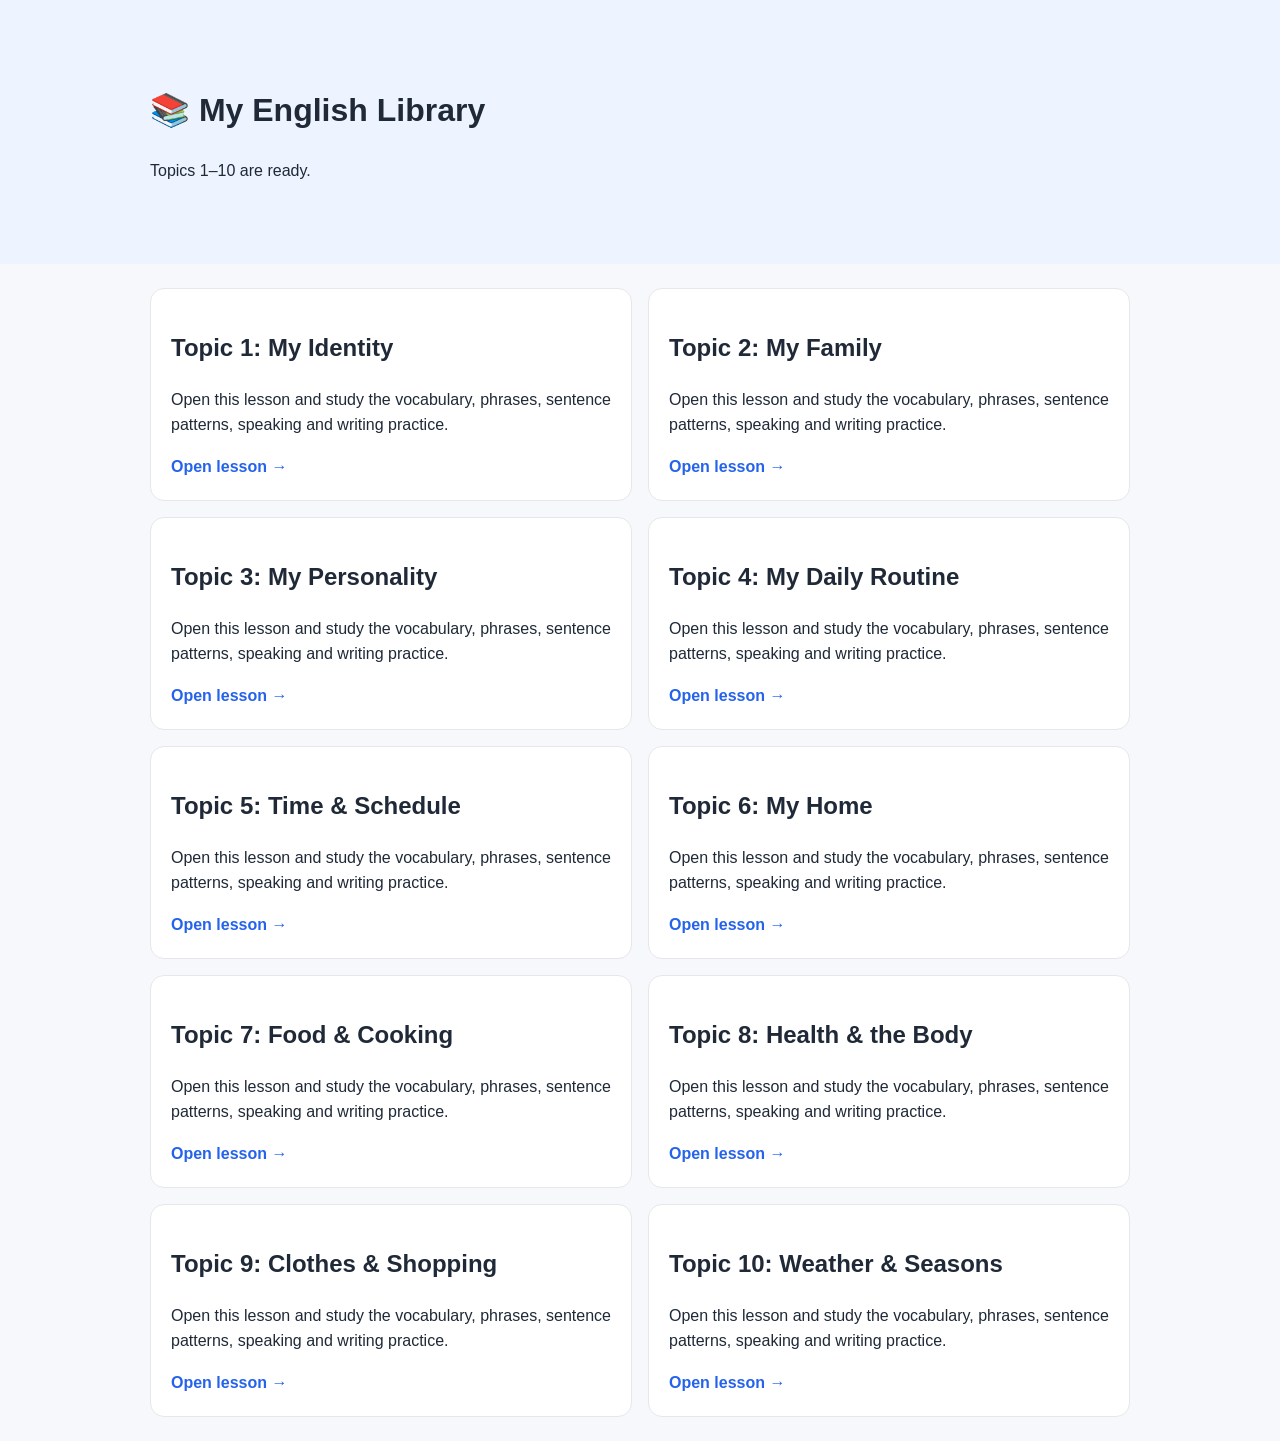
<file: index.html>
<!doctype html><html><head><meta charset="utf-8"><meta name="viewport" content="width=device-width,initial-scale=1"><title>My English Library</title><link rel="stylesheet" href="style.css"></head><body><header class="hero"><div class="wrap"><h1>📚 My English Library</h1><p>Topics 1–10 are ready.</p></div></header><main class="wrap"><div class="grid"><a class="card" href="topics/topic1.html"><h2>Topic 1: My Identity</h2><p>Open this lesson and study the vocabulary, phrases, sentence patterns, speaking and writing practice.</p><span class="btn">Open lesson →</span></a><a class="card" href="topics/topic2.html"><h2>Topic 2: My Family</h2><p>Open this lesson and study the vocabulary, phrases, sentence patterns, speaking and writing practice.</p><span class="btn">Open lesson →</span></a><a class="card" href="topics/topic3.html"><h2>Topic 3: My Personality</h2><p>Open this lesson and study the vocabulary, phrases, sentence patterns, speaking and writing practice.</p><span class="btn">Open lesson →</span></a><a class="card" href="topics/topic4.html"><h2>Topic 4: My Daily Routine</h2><p>Open this lesson and study the vocabulary, phrases, sentence patterns, speaking and writing practice.</p><span class="btn">Open lesson →</span></a><a class="card" href="topics/topic5.html"><h2>Topic 5: Time &amp; Schedule</h2><p>Open this lesson and study the vocabulary, phrases, sentence patterns, speaking and writing practice.</p><span class="btn">Open lesson →</span></a><a class="card" href="topics/topic6.html"><h2>Topic 6: My Home</h2><p>Open this lesson and study the vocabulary, phrases, sentence patterns, speaking and writing practice.</p><span class="btn">Open lesson →</span></a><a class="card" href="topics/topic7.html"><h2>Topic 7: Food &amp; Cooking</h2><p>Open this lesson and study the vocabulary, phrases, sentence patterns, speaking and writing practice.</p><span class="btn">Open lesson →</span></a><a class="card" href="topics/topic8.html"><h2>Topic 8: Health &amp; the Body</h2><p>Open this lesson and study the vocabulary, phrases, sentence patterns, speaking and writing practice.</p><span class="btn">Open lesson →</span></a><a class="card" href="topics/topic9.html"><h2>Topic 9: Clothes &amp; Shopping</h2><p>Open this lesson and study the vocabulary, phrases, sentence patterns, speaking and writing practice.</p><span class="btn">Open lesson →</span></a><a class="card" href="topics/topic10.html"><h2>Topic 10: Weather &amp; Seasons</h2><p>Open this lesson and study the vocabulary, phrases, sentence patterns, speaking and writing practice.</p><span class="btn">Open lesson →</span></a></div></main></body></html>
</file>
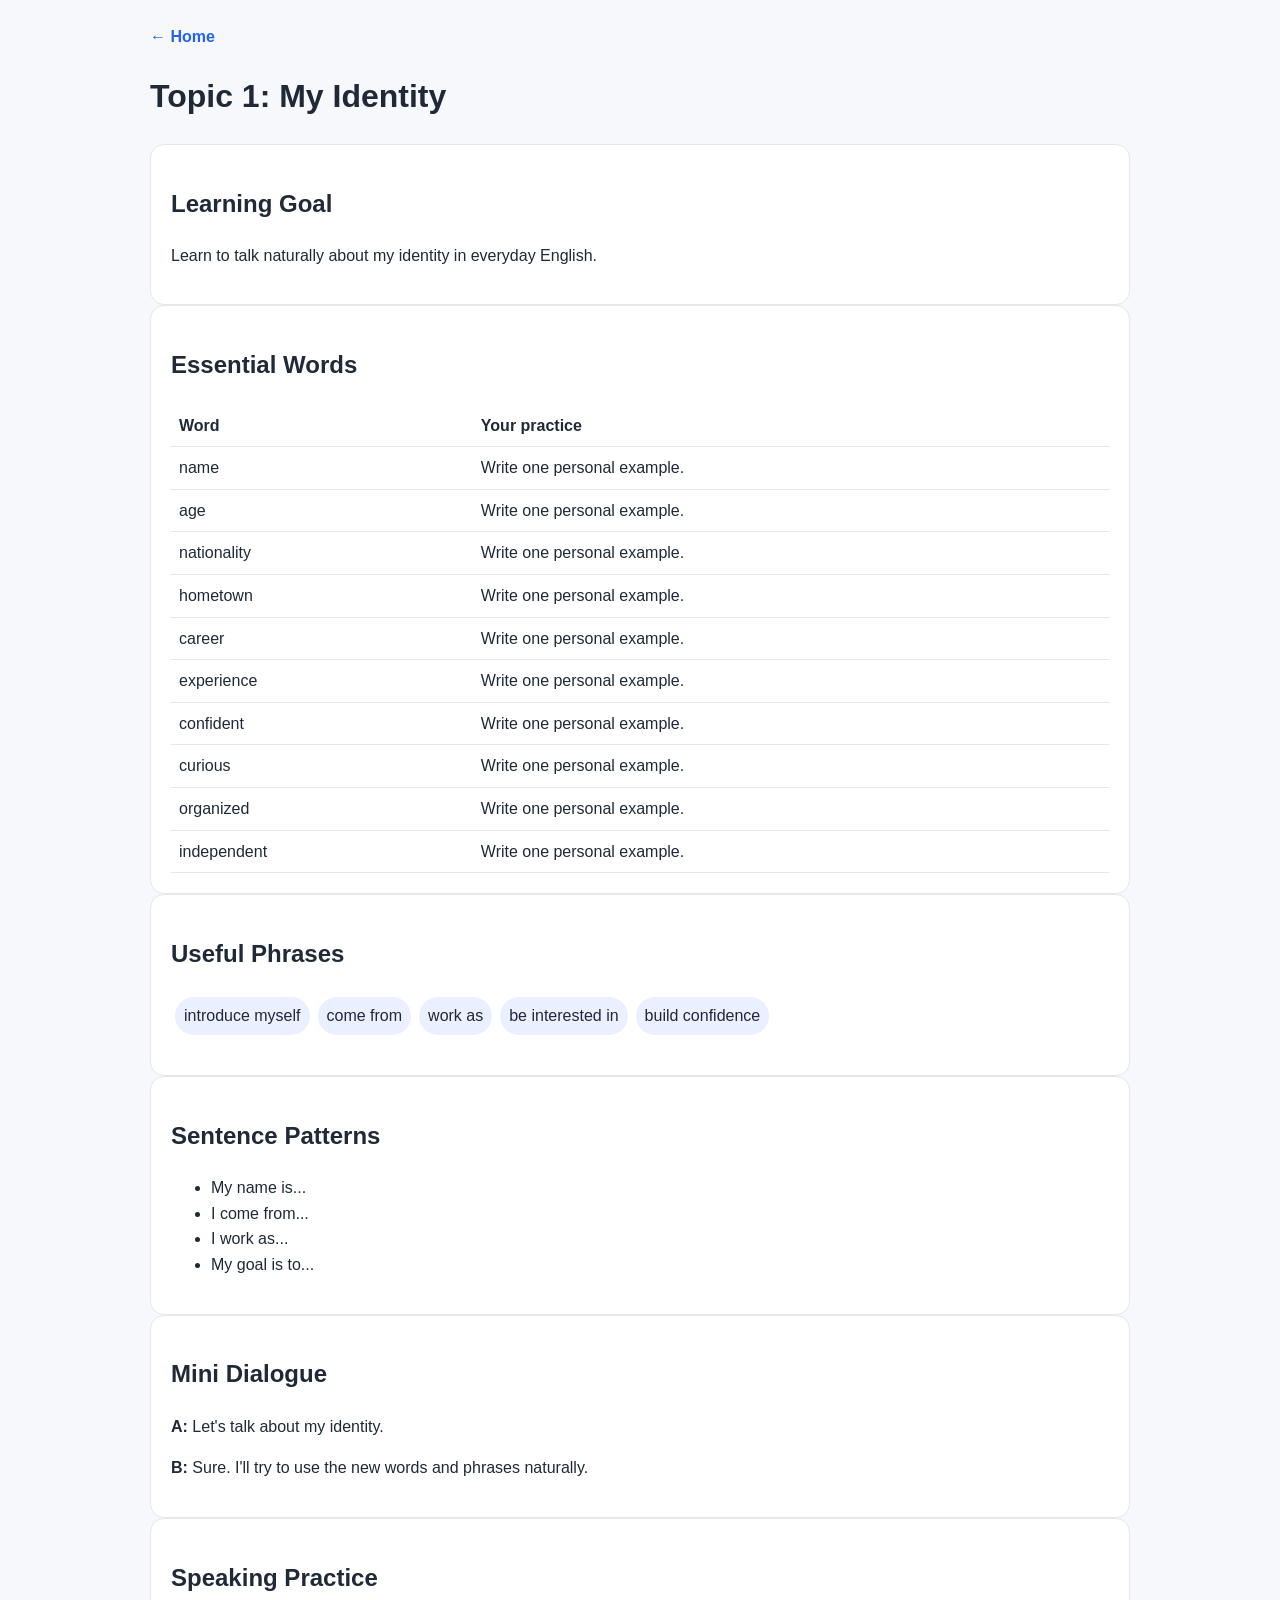
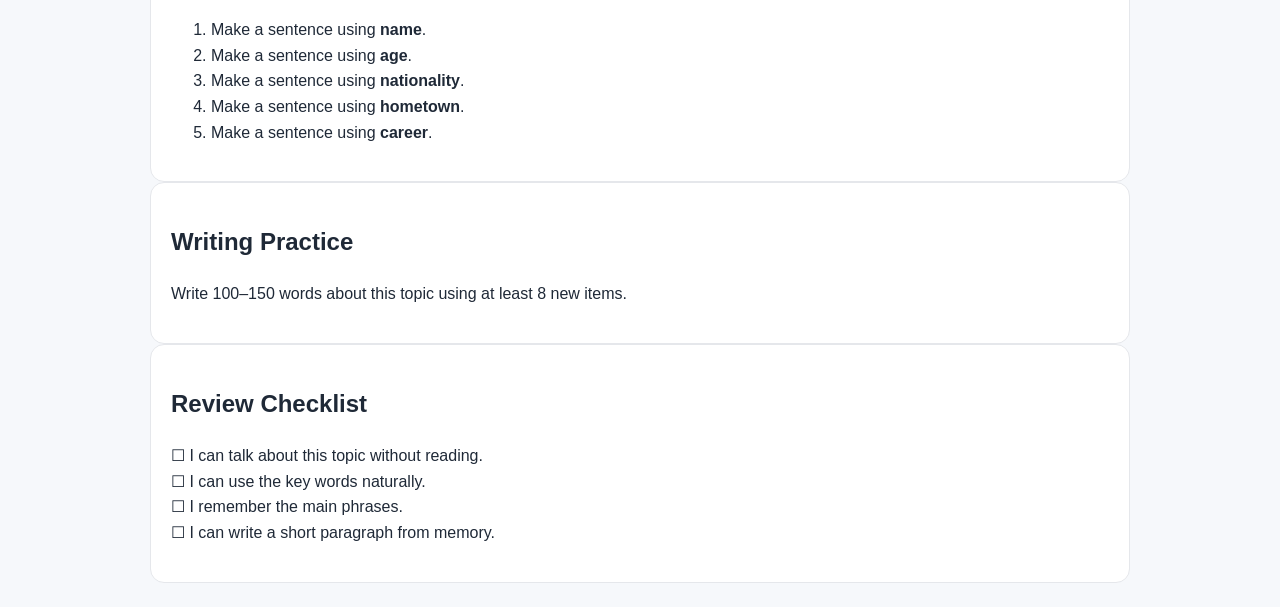
<file: topics/topic1.html>
<!doctype html><html><head><meta charset="utf-8"><meta name="viewport" content="width=device-width,initial-scale=1"><title>Topic 1</title><link rel="stylesheet" href="../style.css"></head><body><main class="wrap"><a class="back" href="../index.html">← Home</a><h1>Topic 1: My Identity</h1>
<div class="section"><h2>Learning Goal</h2><p>Learn to talk naturally about my identity in everyday English.</p></div>
<div class="section"><h2>Essential Words</h2><table><tr><th>Word</th><th>Your practice</th></tr><tr><td>name</td><td>Write one personal example.</td></tr><tr><td>age</td><td>Write one personal example.</td></tr><tr><td>nationality</td><td>Write one personal example.</td></tr><tr><td>hometown</td><td>Write one personal example.</td></tr><tr><td>career</td><td>Write one personal example.</td></tr><tr><td>experience</td><td>Write one personal example.</td></tr><tr><td>confident</td><td>Write one personal example.</td></tr><tr><td>curious</td><td>Write one personal example.</td></tr><tr><td>organized</td><td>Write one personal example.</td></tr><tr><td>independent</td><td>Write one personal example.</td></tr></table></div>
<div class="section"><h2>Useful Phrases</h2><p><span class="pill">introduce myself</span><span class="pill">come from</span><span class="pill">work as</span><span class="pill">be interested in</span><span class="pill">build confidence</span></p></div>
<div class="section"><h2>Sentence Patterns</h2><ul><li>My name is...</li><li>I come from...</li><li>I work as...</li><li>My goal is to...</li></ul></div>
<div class="section"><h2>Mini Dialogue</h2><p><b>A:</b> Let's talk about my identity.</p><p><b>B:</b> Sure. I'll try to use the new words and phrases naturally.</p></div>
<div class="section"><h2>Speaking Practice</h2><ol><li>Make a sentence using <b>name</b>.</li><li>Make a sentence using <b>age</b>.</li><li>Make a sentence using <b>nationality</b>.</li><li>Make a sentence using <b>hometown</b>.</li><li>Make a sentence using <b>career</b>.</li></ol></div>
<div class="section"><h2>Writing Practice</h2><p>Write 100–150 words about this topic using at least 8 new items.</p></div>
<div class="section"><h2>Review Checklist</h2><p>☐ I can talk about this topic without reading.<br>☐ I can use the key words naturally.<br>☐ I remember the main phrases.<br>☐ I can write a short paragraph from memory.</p></div>
</main></body></html>
</file>
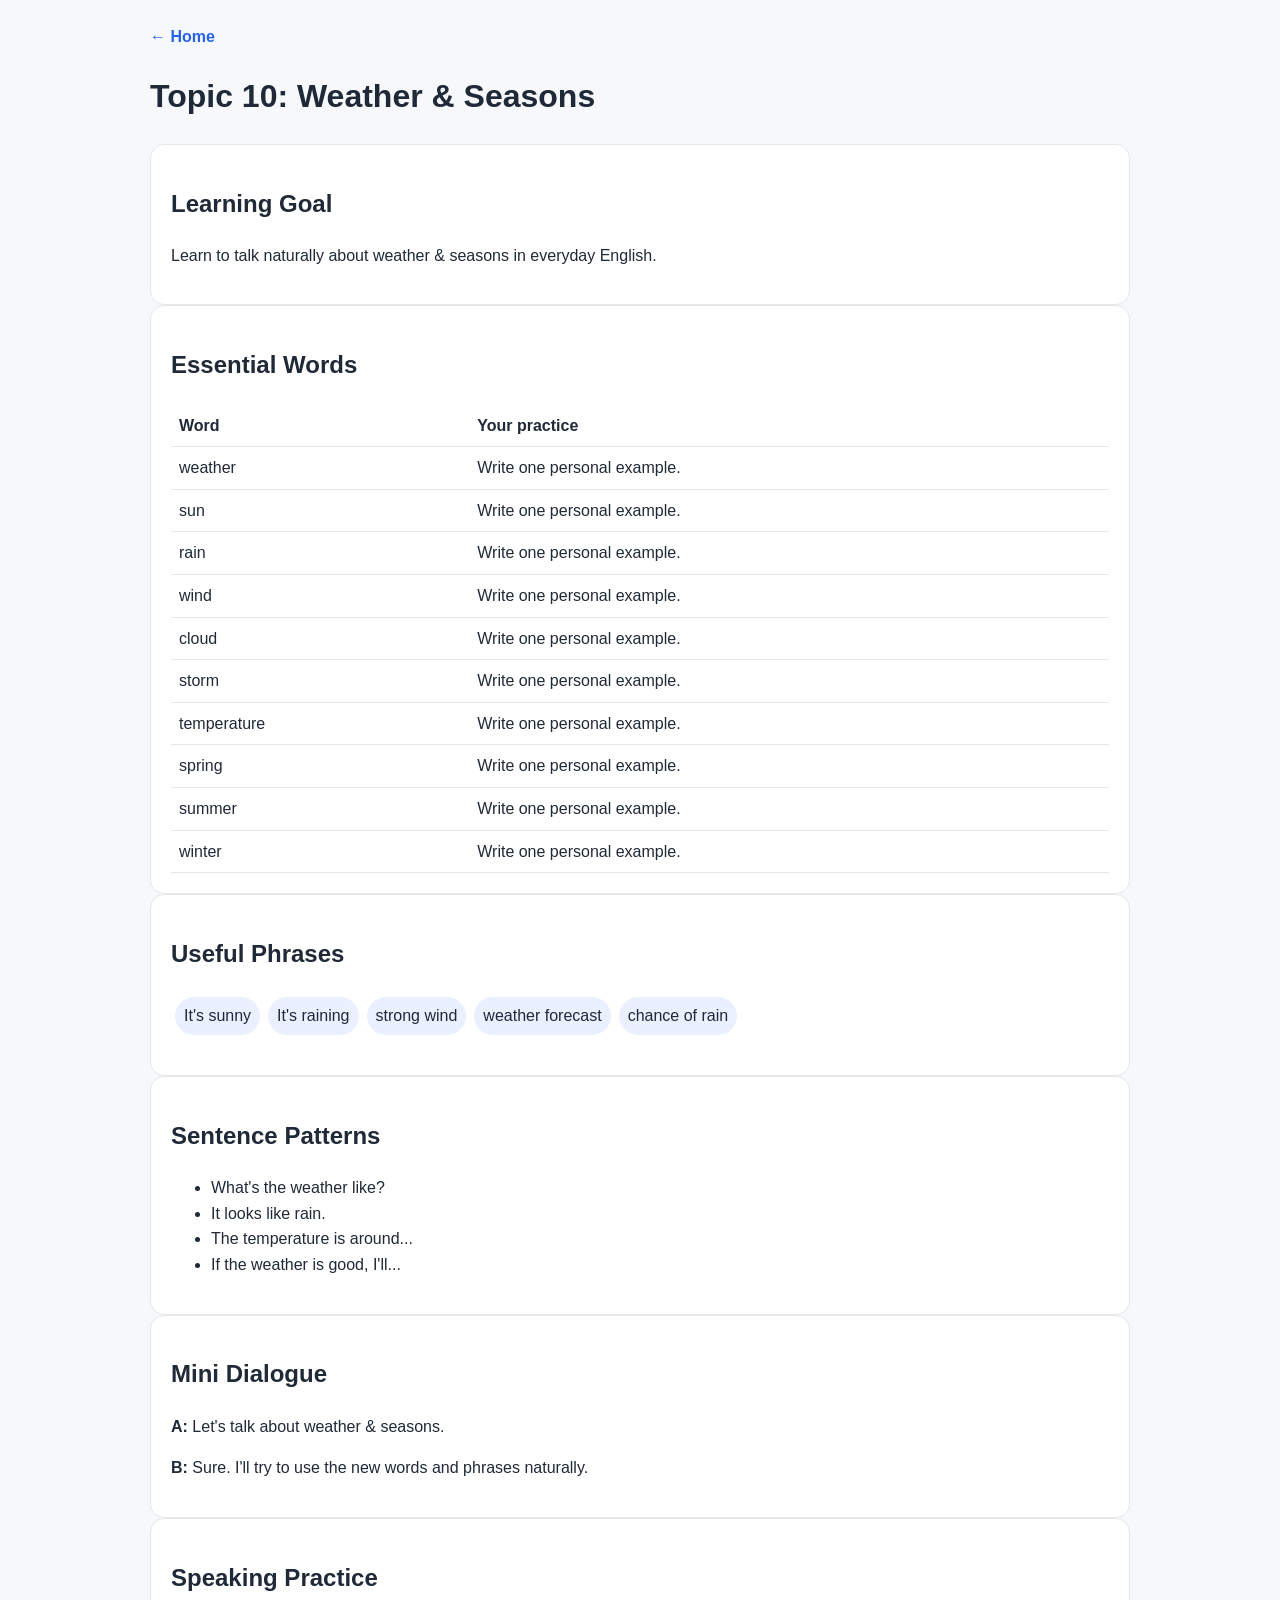
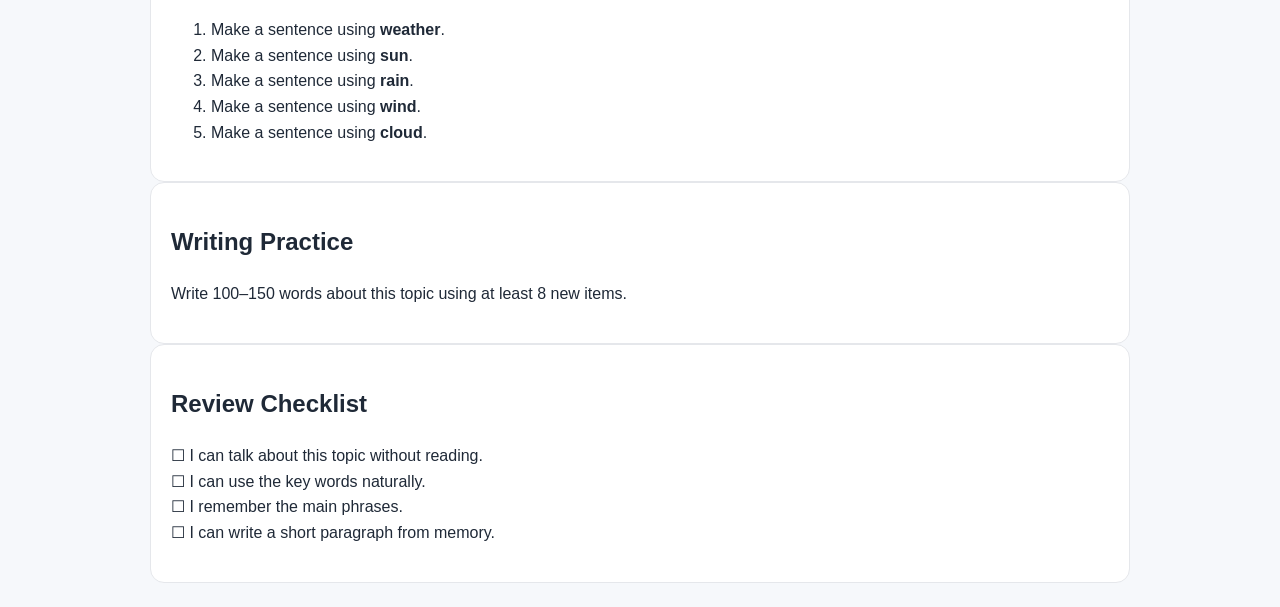
<file: topics/topic10.html>
<!doctype html><html><head><meta charset="utf-8"><meta name="viewport" content="width=device-width,initial-scale=1"><title>Topic 10</title><link rel="stylesheet" href="../style.css"></head><body><main class="wrap"><a class="back" href="../index.html">← Home</a><h1>Topic 10: Weather &amp; Seasons</h1>
<div class="section"><h2>Learning Goal</h2><p>Learn to talk naturally about weather &amp; seasons in everyday English.</p></div>
<div class="section"><h2>Essential Words</h2><table><tr><th>Word</th><th>Your practice</th></tr><tr><td>weather</td><td>Write one personal example.</td></tr><tr><td>sun</td><td>Write one personal example.</td></tr><tr><td>rain</td><td>Write one personal example.</td></tr><tr><td>wind</td><td>Write one personal example.</td></tr><tr><td>cloud</td><td>Write one personal example.</td></tr><tr><td>storm</td><td>Write one personal example.</td></tr><tr><td>temperature</td><td>Write one personal example.</td></tr><tr><td>spring</td><td>Write one personal example.</td></tr><tr><td>summer</td><td>Write one personal example.</td></tr><tr><td>winter</td><td>Write one personal example.</td></tr></table></div>
<div class="section"><h2>Useful Phrases</h2><p><span class="pill">It&#x27;s sunny</span><span class="pill">It&#x27;s raining</span><span class="pill">strong wind</span><span class="pill">weather forecast</span><span class="pill">chance of rain</span></p></div>
<div class="section"><h2>Sentence Patterns</h2><ul><li>What&#x27;s the weather like?</li><li>It looks like rain.</li><li>The temperature is around...</li><li>If the weather is good, I&#x27;ll...</li></ul></div>
<div class="section"><h2>Mini Dialogue</h2><p><b>A:</b> Let's talk about weather &amp; seasons.</p><p><b>B:</b> Sure. I'll try to use the new words and phrases naturally.</p></div>
<div class="section"><h2>Speaking Practice</h2><ol><li>Make a sentence using <b>weather</b>.</li><li>Make a sentence using <b>sun</b>.</li><li>Make a sentence using <b>rain</b>.</li><li>Make a sentence using <b>wind</b>.</li><li>Make a sentence using <b>cloud</b>.</li></ol></div>
<div class="section"><h2>Writing Practice</h2><p>Write 100–150 words about this topic using at least 8 new items.</p></div>
<div class="section"><h2>Review Checklist</h2><p>☐ I can talk about this topic without reading.<br>☐ I can use the key words naturally.<br>☐ I remember the main phrases.<br>☐ I can write a short paragraph from memory.</p></div>
</main></body></html>
</file>
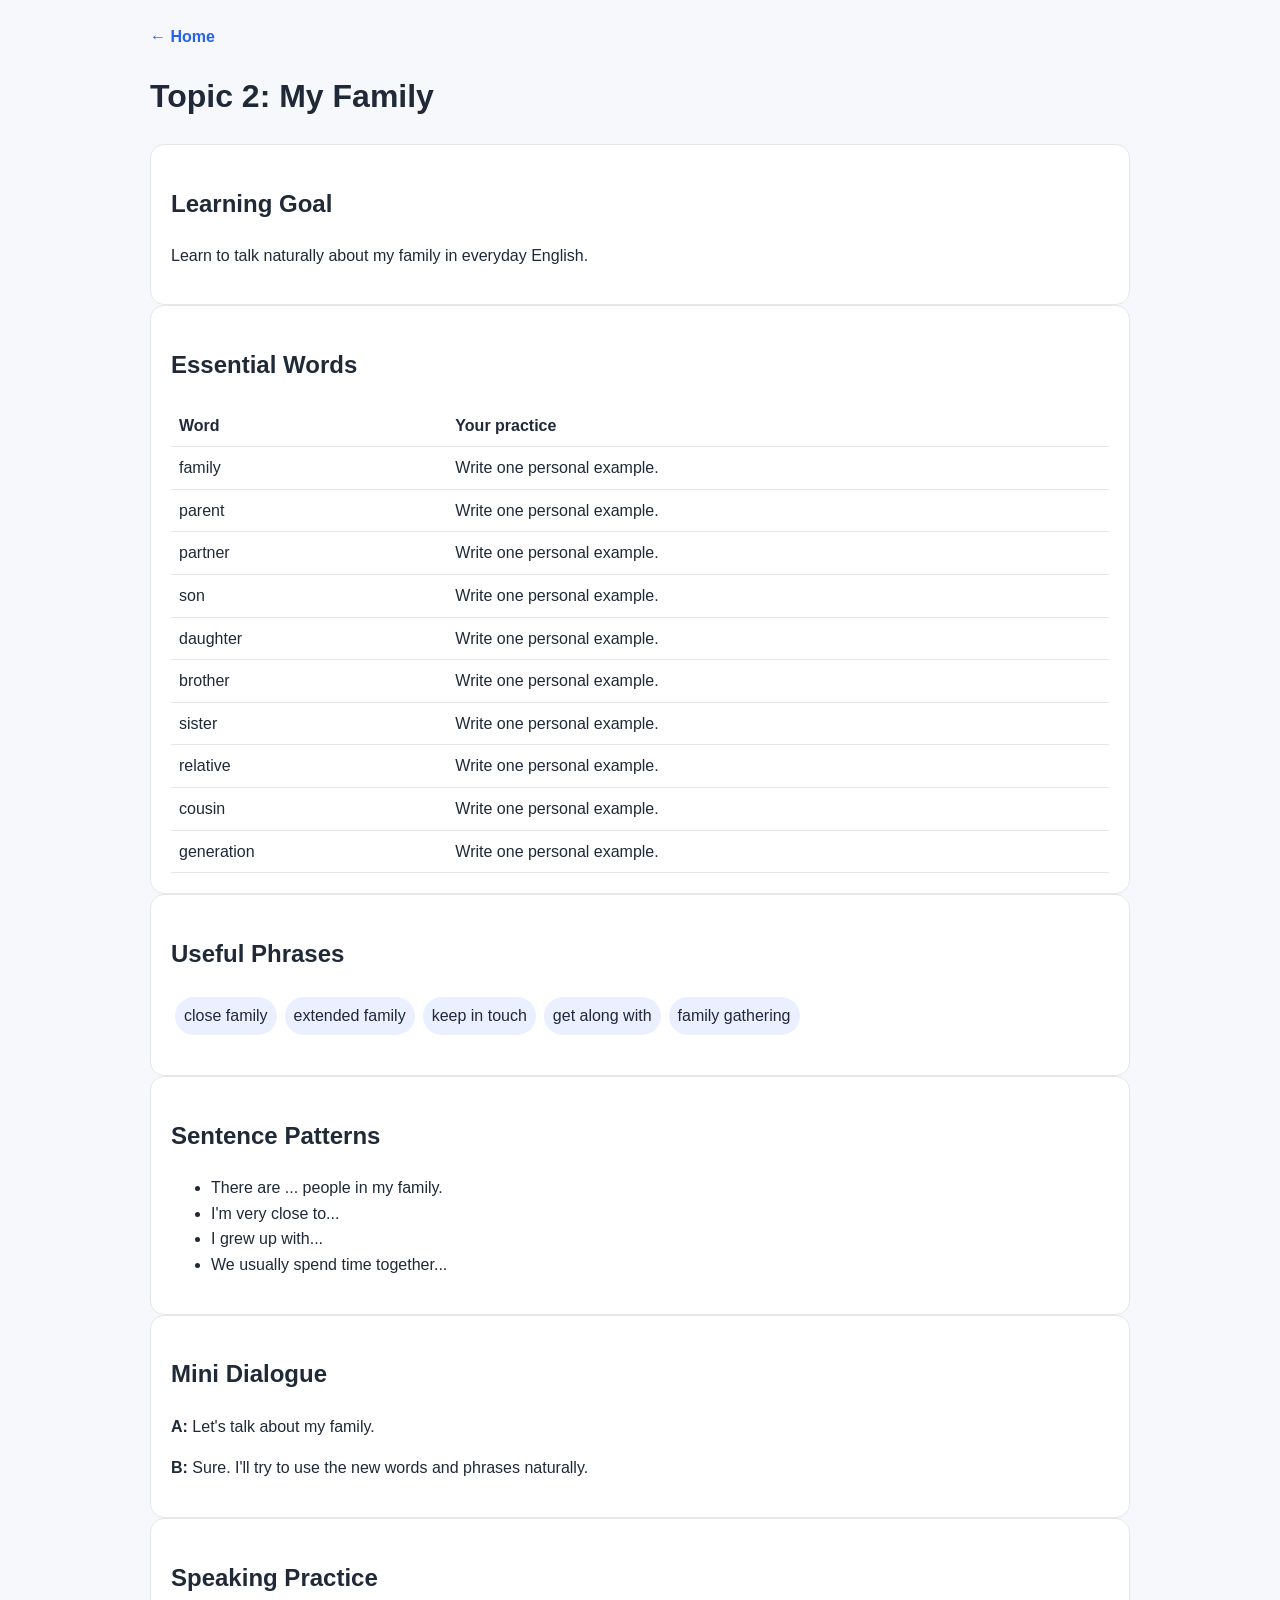
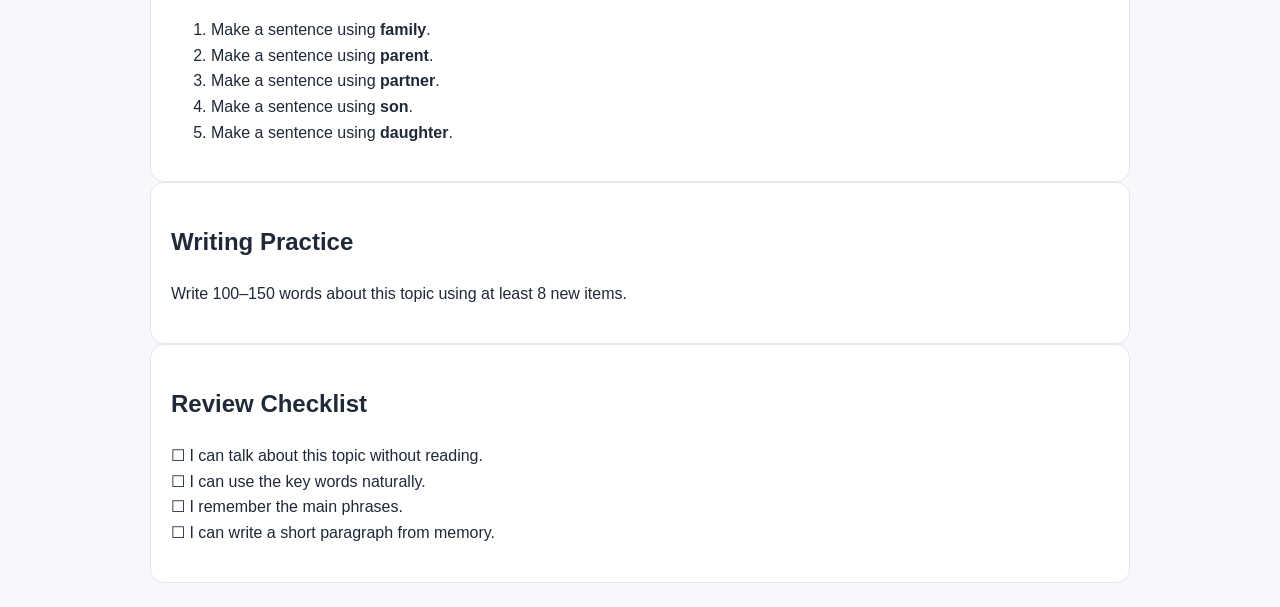
<file: topics/topic2.html>
<!doctype html><html><head><meta charset="utf-8"><meta name="viewport" content="width=device-width,initial-scale=1"><title>Topic 2</title><link rel="stylesheet" href="../style.css"></head><body><main class="wrap"><a class="back" href="../index.html">← Home</a><h1>Topic 2: My Family</h1>
<div class="section"><h2>Learning Goal</h2><p>Learn to talk naturally about my family in everyday English.</p></div>
<div class="section"><h2>Essential Words</h2><table><tr><th>Word</th><th>Your practice</th></tr><tr><td>family</td><td>Write one personal example.</td></tr><tr><td>parent</td><td>Write one personal example.</td></tr><tr><td>partner</td><td>Write one personal example.</td></tr><tr><td>son</td><td>Write one personal example.</td></tr><tr><td>daughter</td><td>Write one personal example.</td></tr><tr><td>brother</td><td>Write one personal example.</td></tr><tr><td>sister</td><td>Write one personal example.</td></tr><tr><td>relative</td><td>Write one personal example.</td></tr><tr><td>cousin</td><td>Write one personal example.</td></tr><tr><td>generation</td><td>Write one personal example.</td></tr></table></div>
<div class="section"><h2>Useful Phrases</h2><p><span class="pill">close family</span><span class="pill">extended family</span><span class="pill">keep in touch</span><span class="pill">get along with</span><span class="pill">family gathering</span></p></div>
<div class="section"><h2>Sentence Patterns</h2><ul><li>There are ... people in my family.</li><li>I&#x27;m very close to...</li><li>I grew up with...</li><li>We usually spend time together...</li></ul></div>
<div class="section"><h2>Mini Dialogue</h2><p><b>A:</b> Let's talk about my family.</p><p><b>B:</b> Sure. I'll try to use the new words and phrases naturally.</p></div>
<div class="section"><h2>Speaking Practice</h2><ol><li>Make a sentence using <b>family</b>.</li><li>Make a sentence using <b>parent</b>.</li><li>Make a sentence using <b>partner</b>.</li><li>Make a sentence using <b>son</b>.</li><li>Make a sentence using <b>daughter</b>.</li></ol></div>
<div class="section"><h2>Writing Practice</h2><p>Write 100–150 words about this topic using at least 8 new items.</p></div>
<div class="section"><h2>Review Checklist</h2><p>☐ I can talk about this topic without reading.<br>☐ I can use the key words naturally.<br>☐ I remember the main phrases.<br>☐ I can write a short paragraph from memory.</p></div>
</main></body></html>
</file>
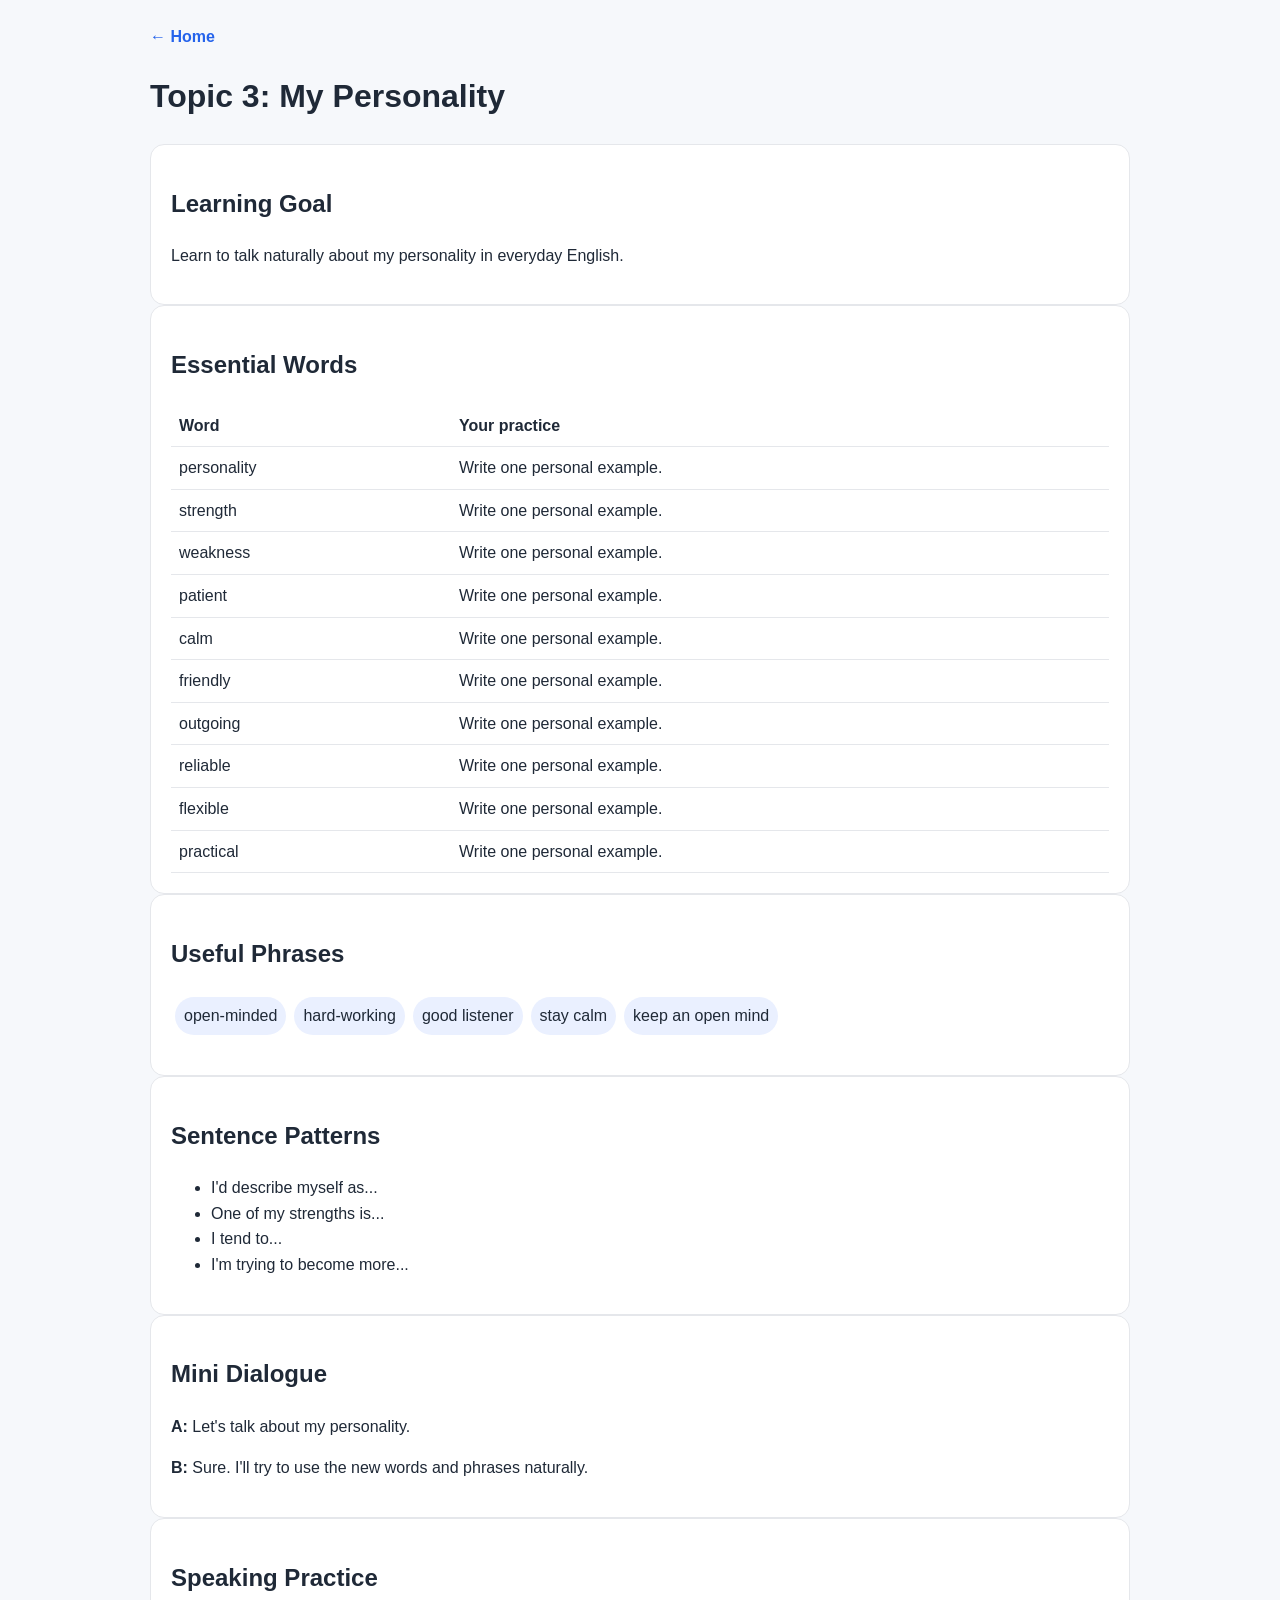
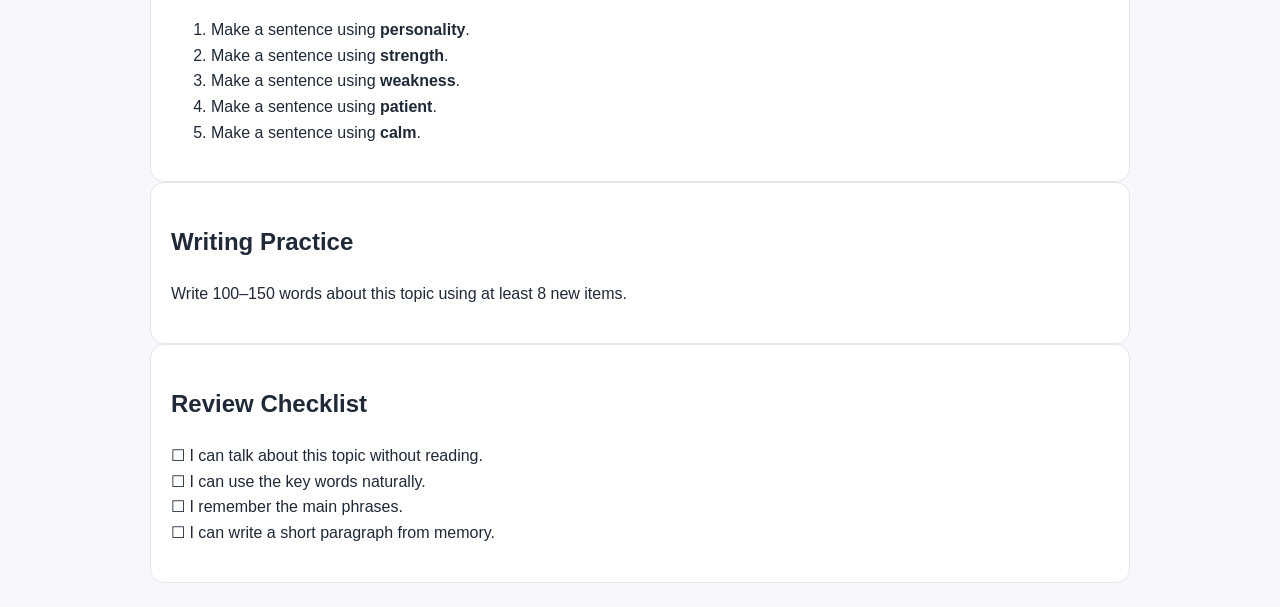
<file: topics/topic3.html>
<!doctype html><html><head><meta charset="utf-8"><meta name="viewport" content="width=device-width,initial-scale=1"><title>Topic 3</title><link rel="stylesheet" href="../style.css"></head><body><main class="wrap"><a class="back" href="../index.html">← Home</a><h1>Topic 3: My Personality</h1>
<div class="section"><h2>Learning Goal</h2><p>Learn to talk naturally about my personality in everyday English.</p></div>
<div class="section"><h2>Essential Words</h2><table><tr><th>Word</th><th>Your practice</th></tr><tr><td>personality</td><td>Write one personal example.</td></tr><tr><td>strength</td><td>Write one personal example.</td></tr><tr><td>weakness</td><td>Write one personal example.</td></tr><tr><td>patient</td><td>Write one personal example.</td></tr><tr><td>calm</td><td>Write one personal example.</td></tr><tr><td>friendly</td><td>Write one personal example.</td></tr><tr><td>outgoing</td><td>Write one personal example.</td></tr><tr><td>reliable</td><td>Write one personal example.</td></tr><tr><td>flexible</td><td>Write one personal example.</td></tr><tr><td>practical</td><td>Write one personal example.</td></tr></table></div>
<div class="section"><h2>Useful Phrases</h2><p><span class="pill">open-minded</span><span class="pill">hard-working</span><span class="pill">good listener</span><span class="pill">stay calm</span><span class="pill">keep an open mind</span></p></div>
<div class="section"><h2>Sentence Patterns</h2><ul><li>I&#x27;d describe myself as...</li><li>One of my strengths is...</li><li>I tend to...</li><li>I&#x27;m trying to become more...</li></ul></div>
<div class="section"><h2>Mini Dialogue</h2><p><b>A:</b> Let's talk about my personality.</p><p><b>B:</b> Sure. I'll try to use the new words and phrases naturally.</p></div>
<div class="section"><h2>Speaking Practice</h2><ol><li>Make a sentence using <b>personality</b>.</li><li>Make a sentence using <b>strength</b>.</li><li>Make a sentence using <b>weakness</b>.</li><li>Make a sentence using <b>patient</b>.</li><li>Make a sentence using <b>calm</b>.</li></ol></div>
<div class="section"><h2>Writing Practice</h2><p>Write 100–150 words about this topic using at least 8 new items.</p></div>
<div class="section"><h2>Review Checklist</h2><p>☐ I can talk about this topic without reading.<br>☐ I can use the key words naturally.<br>☐ I remember the main phrases.<br>☐ I can write a short paragraph from memory.</p></div>
</main></body></html>
</file>
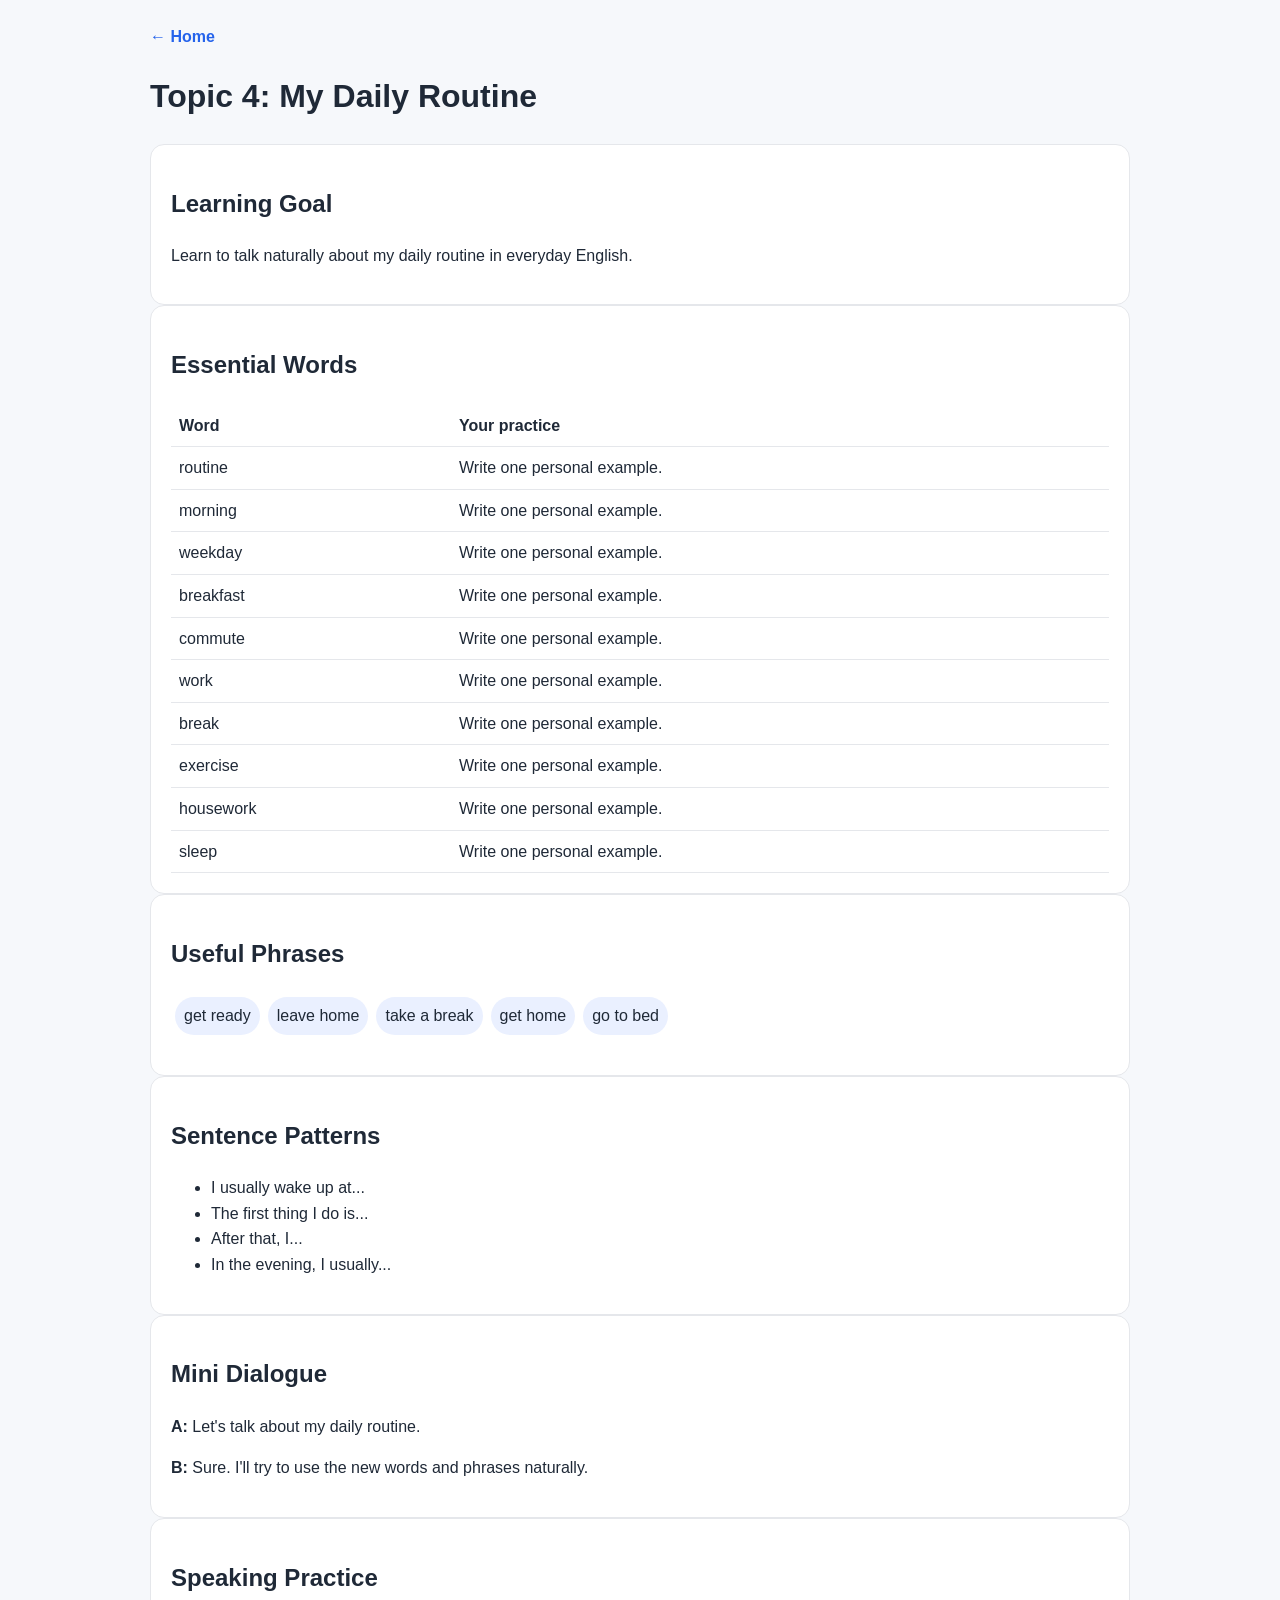
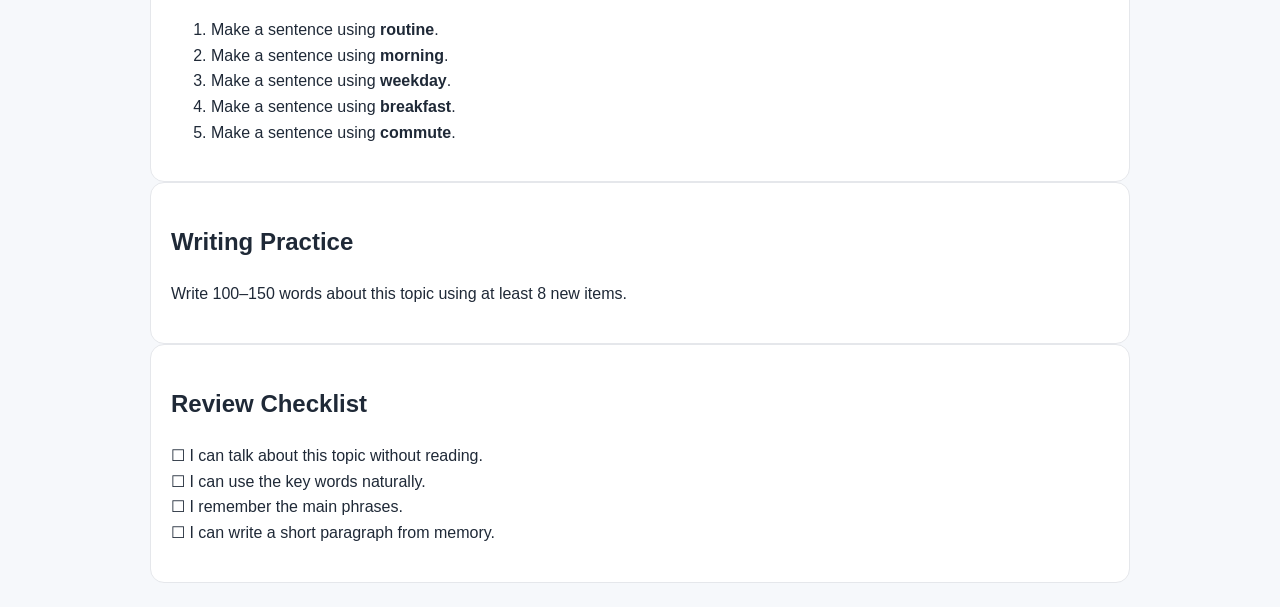
<file: topics/topic4.html>
<!doctype html><html><head><meta charset="utf-8"><meta name="viewport" content="width=device-width,initial-scale=1"><title>Topic 4</title><link rel="stylesheet" href="../style.css"></head><body><main class="wrap"><a class="back" href="../index.html">← Home</a><h1>Topic 4: My Daily Routine</h1>
<div class="section"><h2>Learning Goal</h2><p>Learn to talk naturally about my daily routine in everyday English.</p></div>
<div class="section"><h2>Essential Words</h2><table><tr><th>Word</th><th>Your practice</th></tr><tr><td>routine</td><td>Write one personal example.</td></tr><tr><td>morning</td><td>Write one personal example.</td></tr><tr><td>weekday</td><td>Write one personal example.</td></tr><tr><td>breakfast</td><td>Write one personal example.</td></tr><tr><td>commute</td><td>Write one personal example.</td></tr><tr><td>work</td><td>Write one personal example.</td></tr><tr><td>break</td><td>Write one personal example.</td></tr><tr><td>exercise</td><td>Write one personal example.</td></tr><tr><td>housework</td><td>Write one personal example.</td></tr><tr><td>sleep</td><td>Write one personal example.</td></tr></table></div>
<div class="section"><h2>Useful Phrases</h2><p><span class="pill">get ready</span><span class="pill">leave home</span><span class="pill">take a break</span><span class="pill">get home</span><span class="pill">go to bed</span></p></div>
<div class="section"><h2>Sentence Patterns</h2><ul><li>I usually wake up at...</li><li>The first thing I do is...</li><li>After that, I...</li><li>In the evening, I usually...</li></ul></div>
<div class="section"><h2>Mini Dialogue</h2><p><b>A:</b> Let's talk about my daily routine.</p><p><b>B:</b> Sure. I'll try to use the new words and phrases naturally.</p></div>
<div class="section"><h2>Speaking Practice</h2><ol><li>Make a sentence using <b>routine</b>.</li><li>Make a sentence using <b>morning</b>.</li><li>Make a sentence using <b>weekday</b>.</li><li>Make a sentence using <b>breakfast</b>.</li><li>Make a sentence using <b>commute</b>.</li></ol></div>
<div class="section"><h2>Writing Practice</h2><p>Write 100–150 words about this topic using at least 8 new items.</p></div>
<div class="section"><h2>Review Checklist</h2><p>☐ I can talk about this topic without reading.<br>☐ I can use the key words naturally.<br>☐ I remember the main phrases.<br>☐ I can write a short paragraph from memory.</p></div>
</main></body></html>
</file>
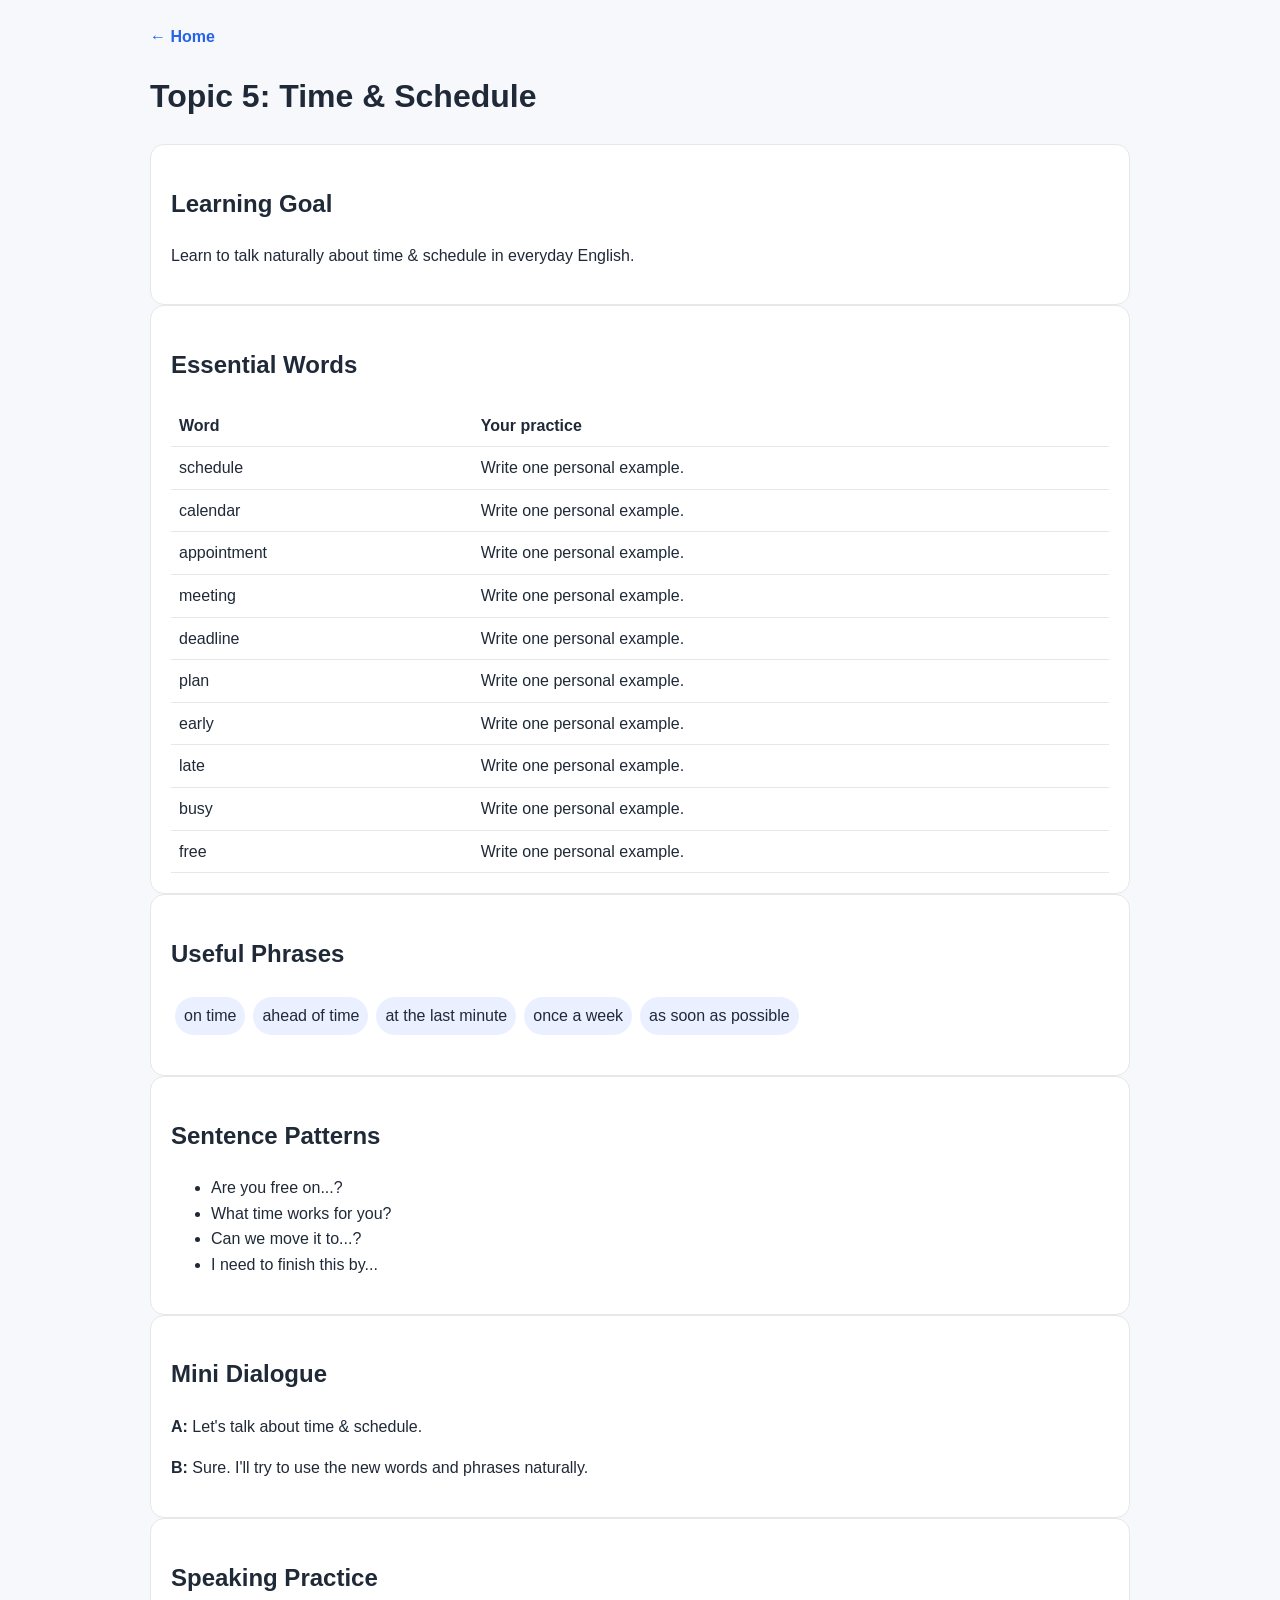
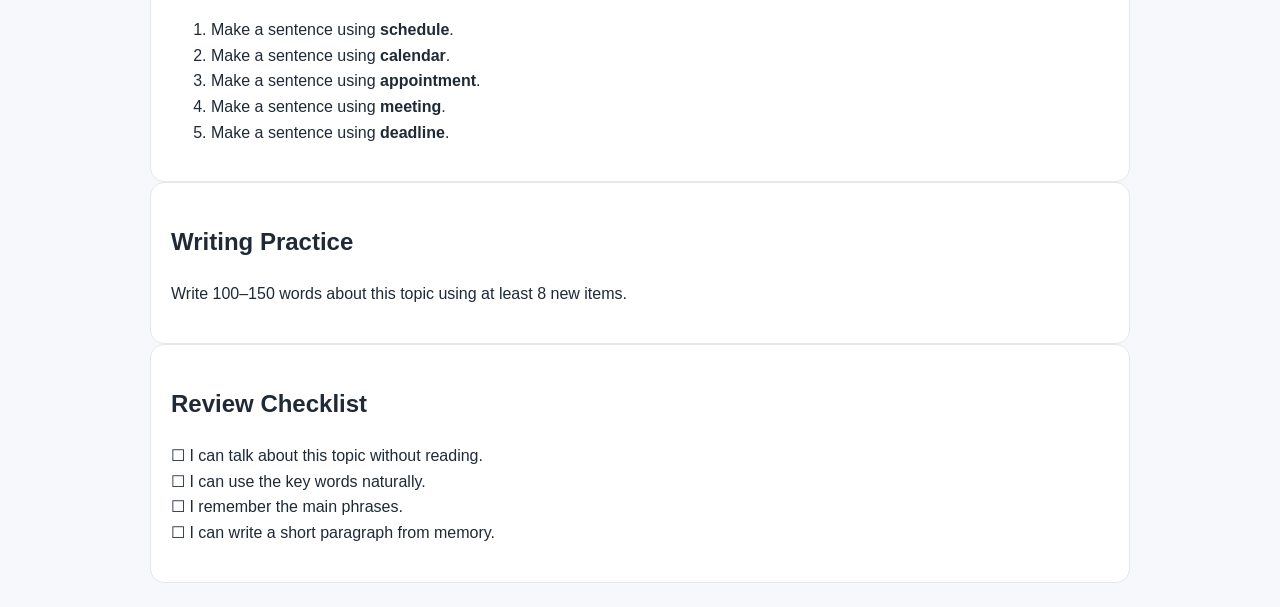
<file: topics/topic5.html>
<!doctype html><html><head><meta charset="utf-8"><meta name="viewport" content="width=device-width,initial-scale=1"><title>Topic 5</title><link rel="stylesheet" href="../style.css"></head><body><main class="wrap"><a class="back" href="../index.html">← Home</a><h1>Topic 5: Time &amp; Schedule</h1>
<div class="section"><h2>Learning Goal</h2><p>Learn to talk naturally about time &amp; schedule in everyday English.</p></div>
<div class="section"><h2>Essential Words</h2><table><tr><th>Word</th><th>Your practice</th></tr><tr><td>schedule</td><td>Write one personal example.</td></tr><tr><td>calendar</td><td>Write one personal example.</td></tr><tr><td>appointment</td><td>Write one personal example.</td></tr><tr><td>meeting</td><td>Write one personal example.</td></tr><tr><td>deadline</td><td>Write one personal example.</td></tr><tr><td>plan</td><td>Write one personal example.</td></tr><tr><td>early</td><td>Write one personal example.</td></tr><tr><td>late</td><td>Write one personal example.</td></tr><tr><td>busy</td><td>Write one personal example.</td></tr><tr><td>free</td><td>Write one personal example.</td></tr></table></div>
<div class="section"><h2>Useful Phrases</h2><p><span class="pill">on time</span><span class="pill">ahead of time</span><span class="pill">at the last minute</span><span class="pill">once a week</span><span class="pill">as soon as possible</span></p></div>
<div class="section"><h2>Sentence Patterns</h2><ul><li>Are you free on...?</li><li>What time works for you?</li><li>Can we move it to...?</li><li>I need to finish this by...</li></ul></div>
<div class="section"><h2>Mini Dialogue</h2><p><b>A:</b> Let's talk about time &amp; schedule.</p><p><b>B:</b> Sure. I'll try to use the new words and phrases naturally.</p></div>
<div class="section"><h2>Speaking Practice</h2><ol><li>Make a sentence using <b>schedule</b>.</li><li>Make a sentence using <b>calendar</b>.</li><li>Make a sentence using <b>appointment</b>.</li><li>Make a sentence using <b>meeting</b>.</li><li>Make a sentence using <b>deadline</b>.</li></ol></div>
<div class="section"><h2>Writing Practice</h2><p>Write 100–150 words about this topic using at least 8 new items.</p></div>
<div class="section"><h2>Review Checklist</h2><p>☐ I can talk about this topic without reading.<br>☐ I can use the key words naturally.<br>☐ I remember the main phrases.<br>☐ I can write a short paragraph from memory.</p></div>
</main></body></html>
</file>
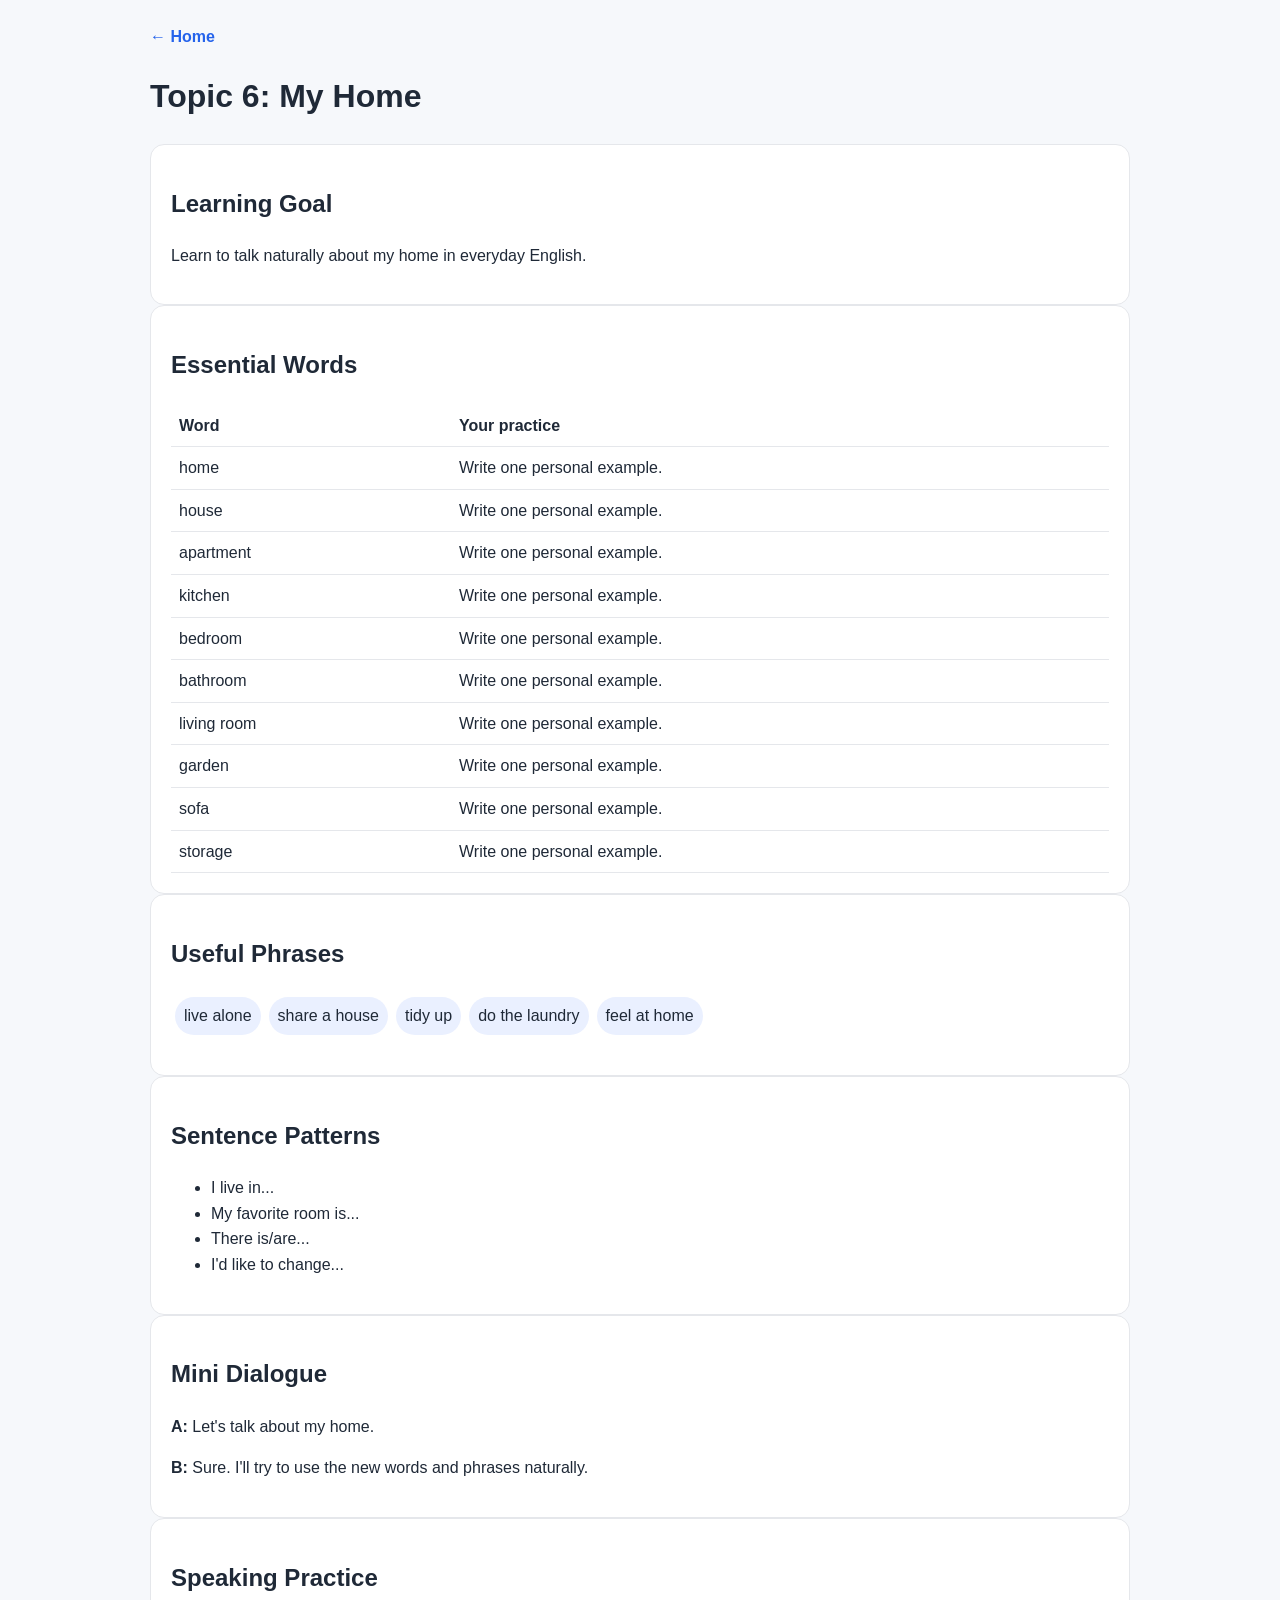
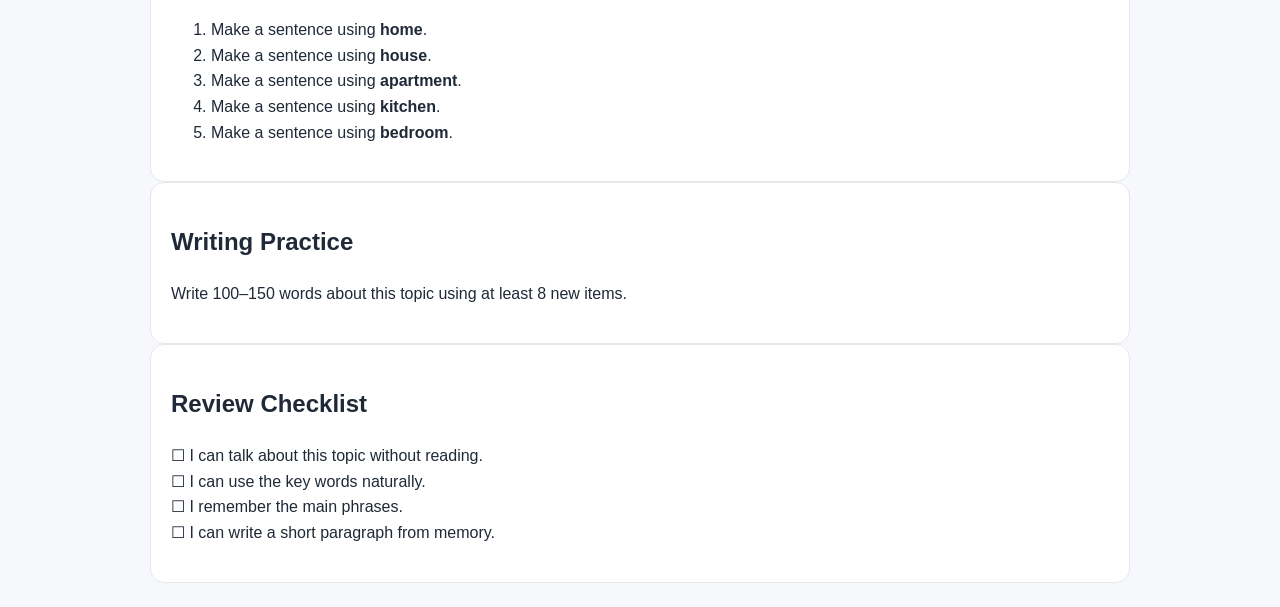
<file: topics/topic6.html>
<!doctype html><html><head><meta charset="utf-8"><meta name="viewport" content="width=device-width,initial-scale=1"><title>Topic 6</title><link rel="stylesheet" href="../style.css"></head><body><main class="wrap"><a class="back" href="../index.html">← Home</a><h1>Topic 6: My Home</h1>
<div class="section"><h2>Learning Goal</h2><p>Learn to talk naturally about my home in everyday English.</p></div>
<div class="section"><h2>Essential Words</h2><table><tr><th>Word</th><th>Your practice</th></tr><tr><td>home</td><td>Write one personal example.</td></tr><tr><td>house</td><td>Write one personal example.</td></tr><tr><td>apartment</td><td>Write one personal example.</td></tr><tr><td>kitchen</td><td>Write one personal example.</td></tr><tr><td>bedroom</td><td>Write one personal example.</td></tr><tr><td>bathroom</td><td>Write one personal example.</td></tr><tr><td>living room</td><td>Write one personal example.</td></tr><tr><td>garden</td><td>Write one personal example.</td></tr><tr><td>sofa</td><td>Write one personal example.</td></tr><tr><td>storage</td><td>Write one personal example.</td></tr></table></div>
<div class="section"><h2>Useful Phrases</h2><p><span class="pill">live alone</span><span class="pill">share a house</span><span class="pill">tidy up</span><span class="pill">do the laundry</span><span class="pill">feel at home</span></p></div>
<div class="section"><h2>Sentence Patterns</h2><ul><li>I live in...</li><li>My favorite room is...</li><li>There is/are...</li><li>I&#x27;d like to change...</li></ul></div>
<div class="section"><h2>Mini Dialogue</h2><p><b>A:</b> Let's talk about my home.</p><p><b>B:</b> Sure. I'll try to use the new words and phrases naturally.</p></div>
<div class="section"><h2>Speaking Practice</h2><ol><li>Make a sentence using <b>home</b>.</li><li>Make a sentence using <b>house</b>.</li><li>Make a sentence using <b>apartment</b>.</li><li>Make a sentence using <b>kitchen</b>.</li><li>Make a sentence using <b>bedroom</b>.</li></ol></div>
<div class="section"><h2>Writing Practice</h2><p>Write 100–150 words about this topic using at least 8 new items.</p></div>
<div class="section"><h2>Review Checklist</h2><p>☐ I can talk about this topic without reading.<br>☐ I can use the key words naturally.<br>☐ I remember the main phrases.<br>☐ I can write a short paragraph from memory.</p></div>
</main></body></html>
</file>
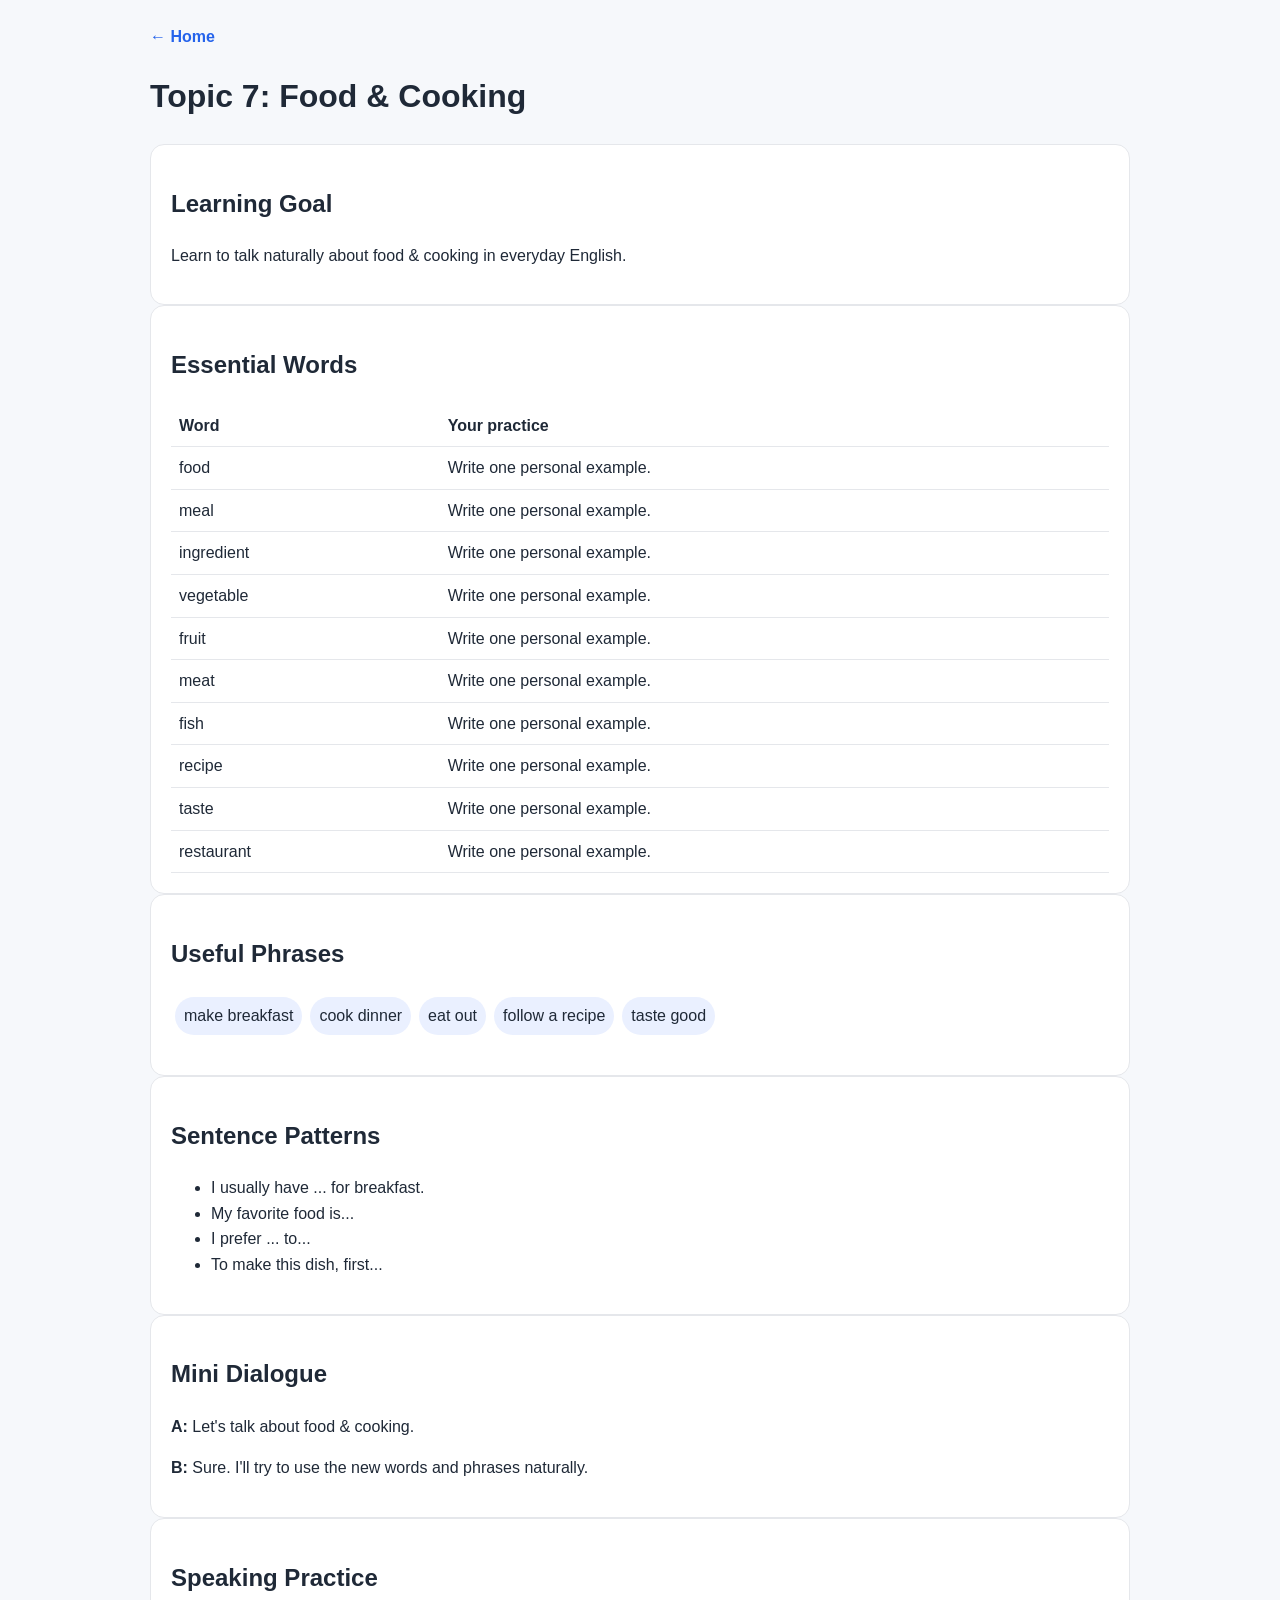
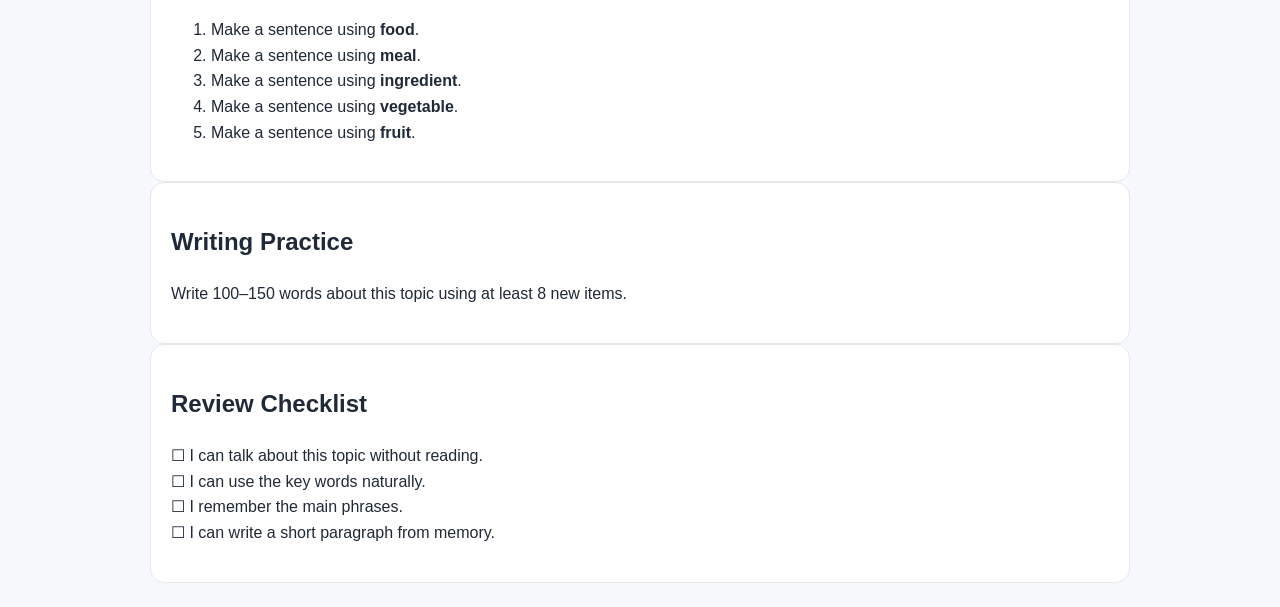
<file: topics/topic7.html>
<!doctype html><html><head><meta charset="utf-8"><meta name="viewport" content="width=device-width,initial-scale=1"><title>Topic 7</title><link rel="stylesheet" href="../style.css"></head><body><main class="wrap"><a class="back" href="../index.html">← Home</a><h1>Topic 7: Food &amp; Cooking</h1>
<div class="section"><h2>Learning Goal</h2><p>Learn to talk naturally about food &amp; cooking in everyday English.</p></div>
<div class="section"><h2>Essential Words</h2><table><tr><th>Word</th><th>Your practice</th></tr><tr><td>food</td><td>Write one personal example.</td></tr><tr><td>meal</td><td>Write one personal example.</td></tr><tr><td>ingredient</td><td>Write one personal example.</td></tr><tr><td>vegetable</td><td>Write one personal example.</td></tr><tr><td>fruit</td><td>Write one personal example.</td></tr><tr><td>meat</td><td>Write one personal example.</td></tr><tr><td>fish</td><td>Write one personal example.</td></tr><tr><td>recipe</td><td>Write one personal example.</td></tr><tr><td>taste</td><td>Write one personal example.</td></tr><tr><td>restaurant</td><td>Write one personal example.</td></tr></table></div>
<div class="section"><h2>Useful Phrases</h2><p><span class="pill">make breakfast</span><span class="pill">cook dinner</span><span class="pill">eat out</span><span class="pill">follow a recipe</span><span class="pill">taste good</span></p></div>
<div class="section"><h2>Sentence Patterns</h2><ul><li>I usually have ... for breakfast.</li><li>My favorite food is...</li><li>I prefer ... to...</li><li>To make this dish, first...</li></ul></div>
<div class="section"><h2>Mini Dialogue</h2><p><b>A:</b> Let's talk about food &amp; cooking.</p><p><b>B:</b> Sure. I'll try to use the new words and phrases naturally.</p></div>
<div class="section"><h2>Speaking Practice</h2><ol><li>Make a sentence using <b>food</b>.</li><li>Make a sentence using <b>meal</b>.</li><li>Make a sentence using <b>ingredient</b>.</li><li>Make a sentence using <b>vegetable</b>.</li><li>Make a sentence using <b>fruit</b>.</li></ol></div>
<div class="section"><h2>Writing Practice</h2><p>Write 100–150 words about this topic using at least 8 new items.</p></div>
<div class="section"><h2>Review Checklist</h2><p>☐ I can talk about this topic without reading.<br>☐ I can use the key words naturally.<br>☐ I remember the main phrases.<br>☐ I can write a short paragraph from memory.</p></div>
</main></body></html>
</file>
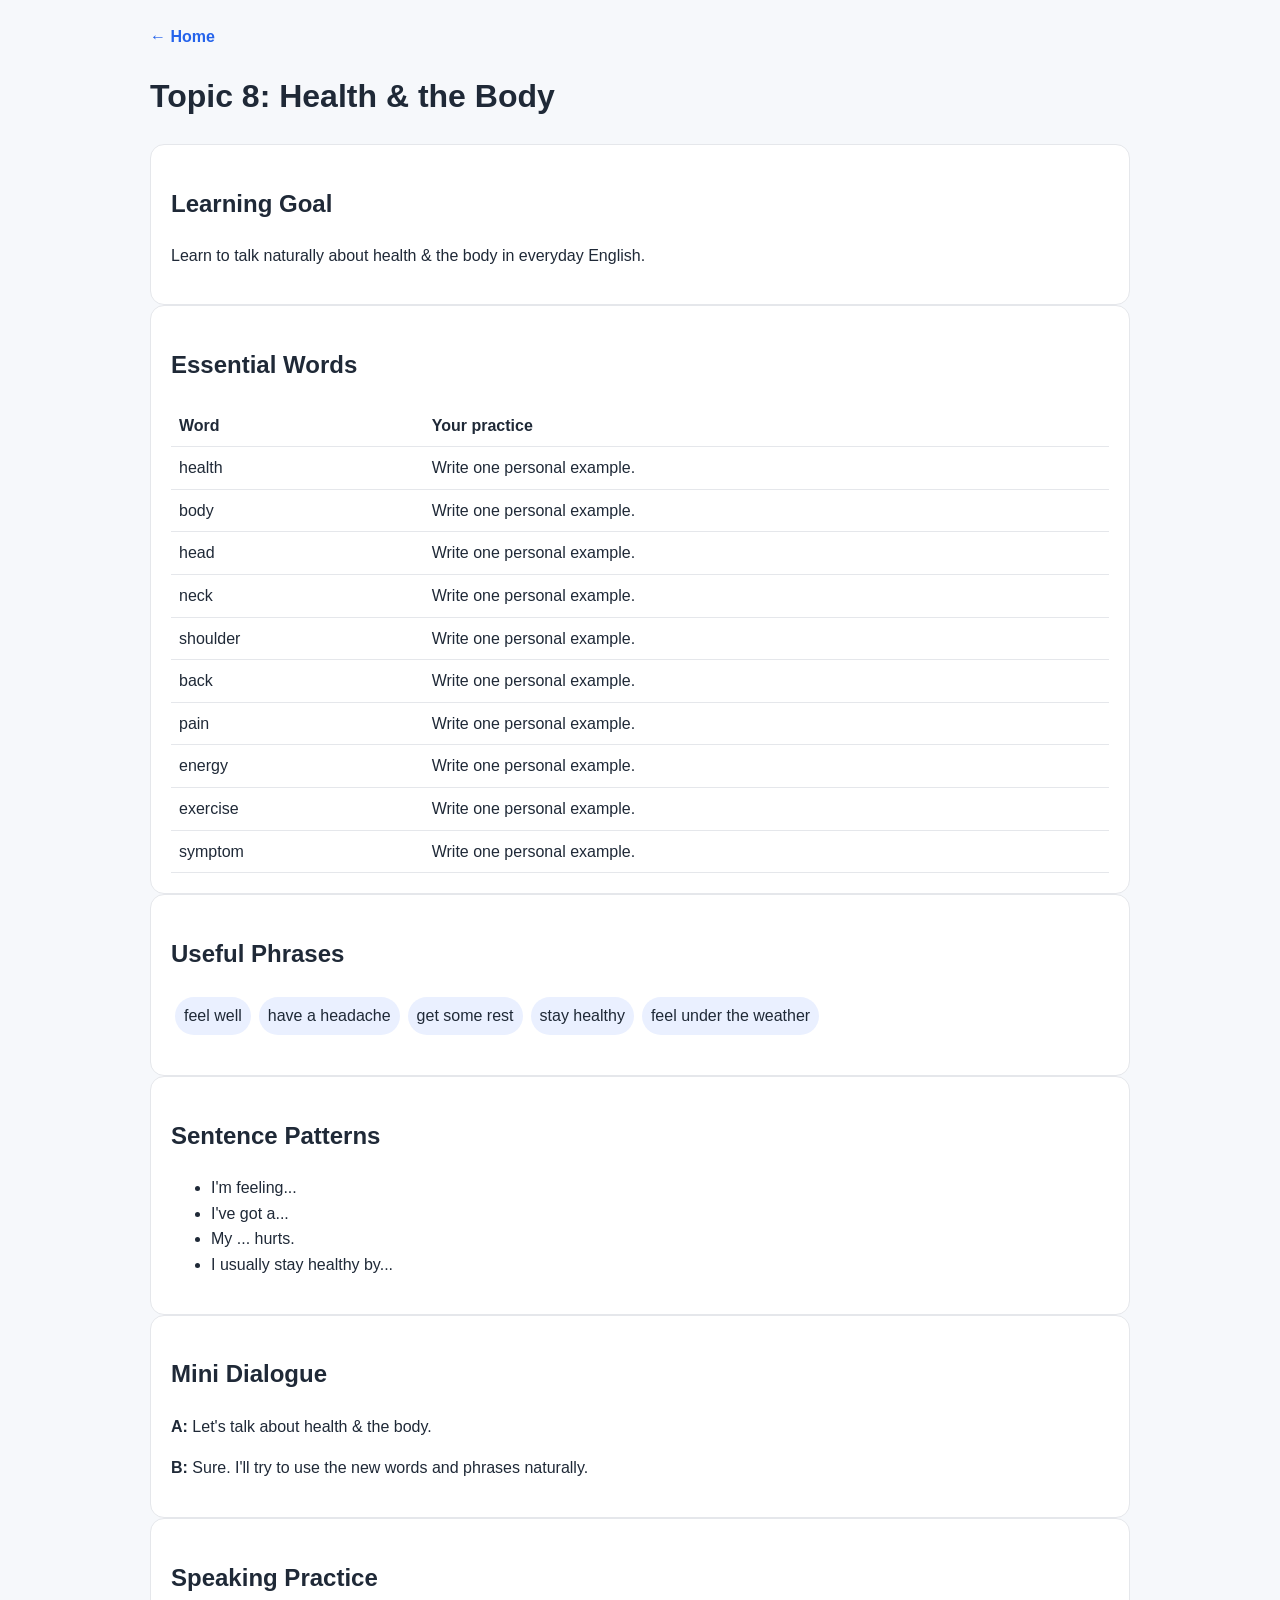
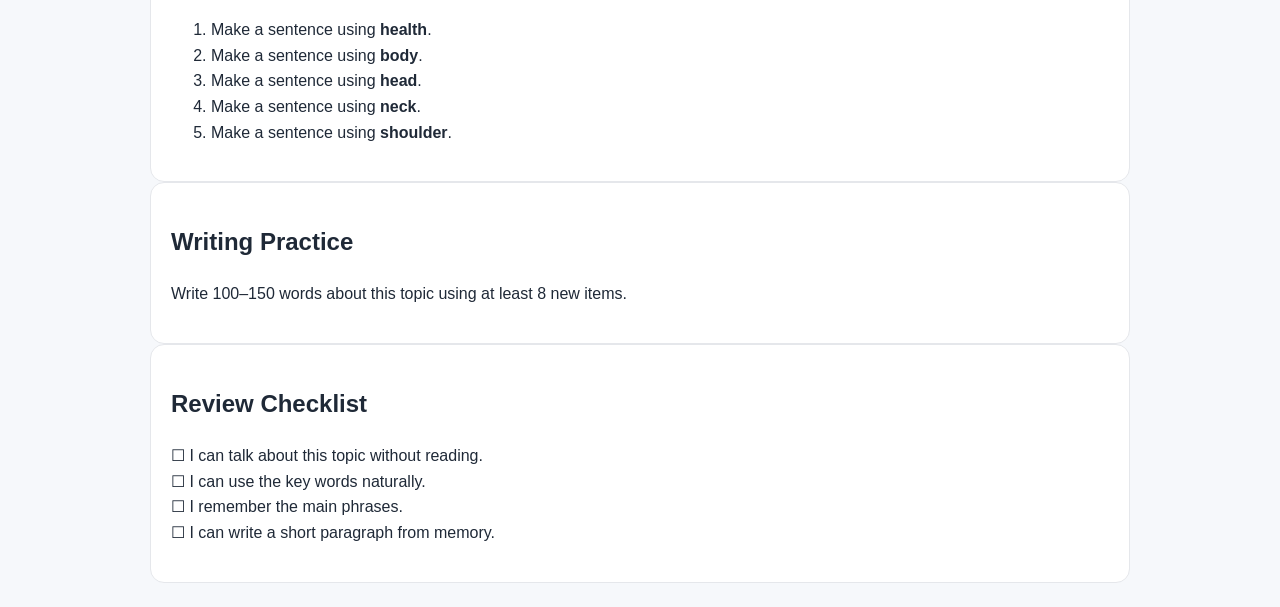
<file: topics/topic8.html>
<!doctype html><html><head><meta charset="utf-8"><meta name="viewport" content="width=device-width,initial-scale=1"><title>Topic 8</title><link rel="stylesheet" href="../style.css"></head><body><main class="wrap"><a class="back" href="../index.html">← Home</a><h1>Topic 8: Health &amp; the Body</h1>
<div class="section"><h2>Learning Goal</h2><p>Learn to talk naturally about health &amp; the body in everyday English.</p></div>
<div class="section"><h2>Essential Words</h2><table><tr><th>Word</th><th>Your practice</th></tr><tr><td>health</td><td>Write one personal example.</td></tr><tr><td>body</td><td>Write one personal example.</td></tr><tr><td>head</td><td>Write one personal example.</td></tr><tr><td>neck</td><td>Write one personal example.</td></tr><tr><td>shoulder</td><td>Write one personal example.</td></tr><tr><td>back</td><td>Write one personal example.</td></tr><tr><td>pain</td><td>Write one personal example.</td></tr><tr><td>energy</td><td>Write one personal example.</td></tr><tr><td>exercise</td><td>Write one personal example.</td></tr><tr><td>symptom</td><td>Write one personal example.</td></tr></table></div>
<div class="section"><h2>Useful Phrases</h2><p><span class="pill">feel well</span><span class="pill">have a headache</span><span class="pill">get some rest</span><span class="pill">stay healthy</span><span class="pill">feel under the weather</span></p></div>
<div class="section"><h2>Sentence Patterns</h2><ul><li>I&#x27;m feeling...</li><li>I&#x27;ve got a...</li><li>My ... hurts.</li><li>I usually stay healthy by...</li></ul></div>
<div class="section"><h2>Mini Dialogue</h2><p><b>A:</b> Let's talk about health &amp; the body.</p><p><b>B:</b> Sure. I'll try to use the new words and phrases naturally.</p></div>
<div class="section"><h2>Speaking Practice</h2><ol><li>Make a sentence using <b>health</b>.</li><li>Make a sentence using <b>body</b>.</li><li>Make a sentence using <b>head</b>.</li><li>Make a sentence using <b>neck</b>.</li><li>Make a sentence using <b>shoulder</b>.</li></ol></div>
<div class="section"><h2>Writing Practice</h2><p>Write 100–150 words about this topic using at least 8 new items.</p></div>
<div class="section"><h2>Review Checklist</h2><p>☐ I can talk about this topic without reading.<br>☐ I can use the key words naturally.<br>☐ I remember the main phrases.<br>☐ I can write a short paragraph from memory.</p></div>
</main></body></html>
</file>
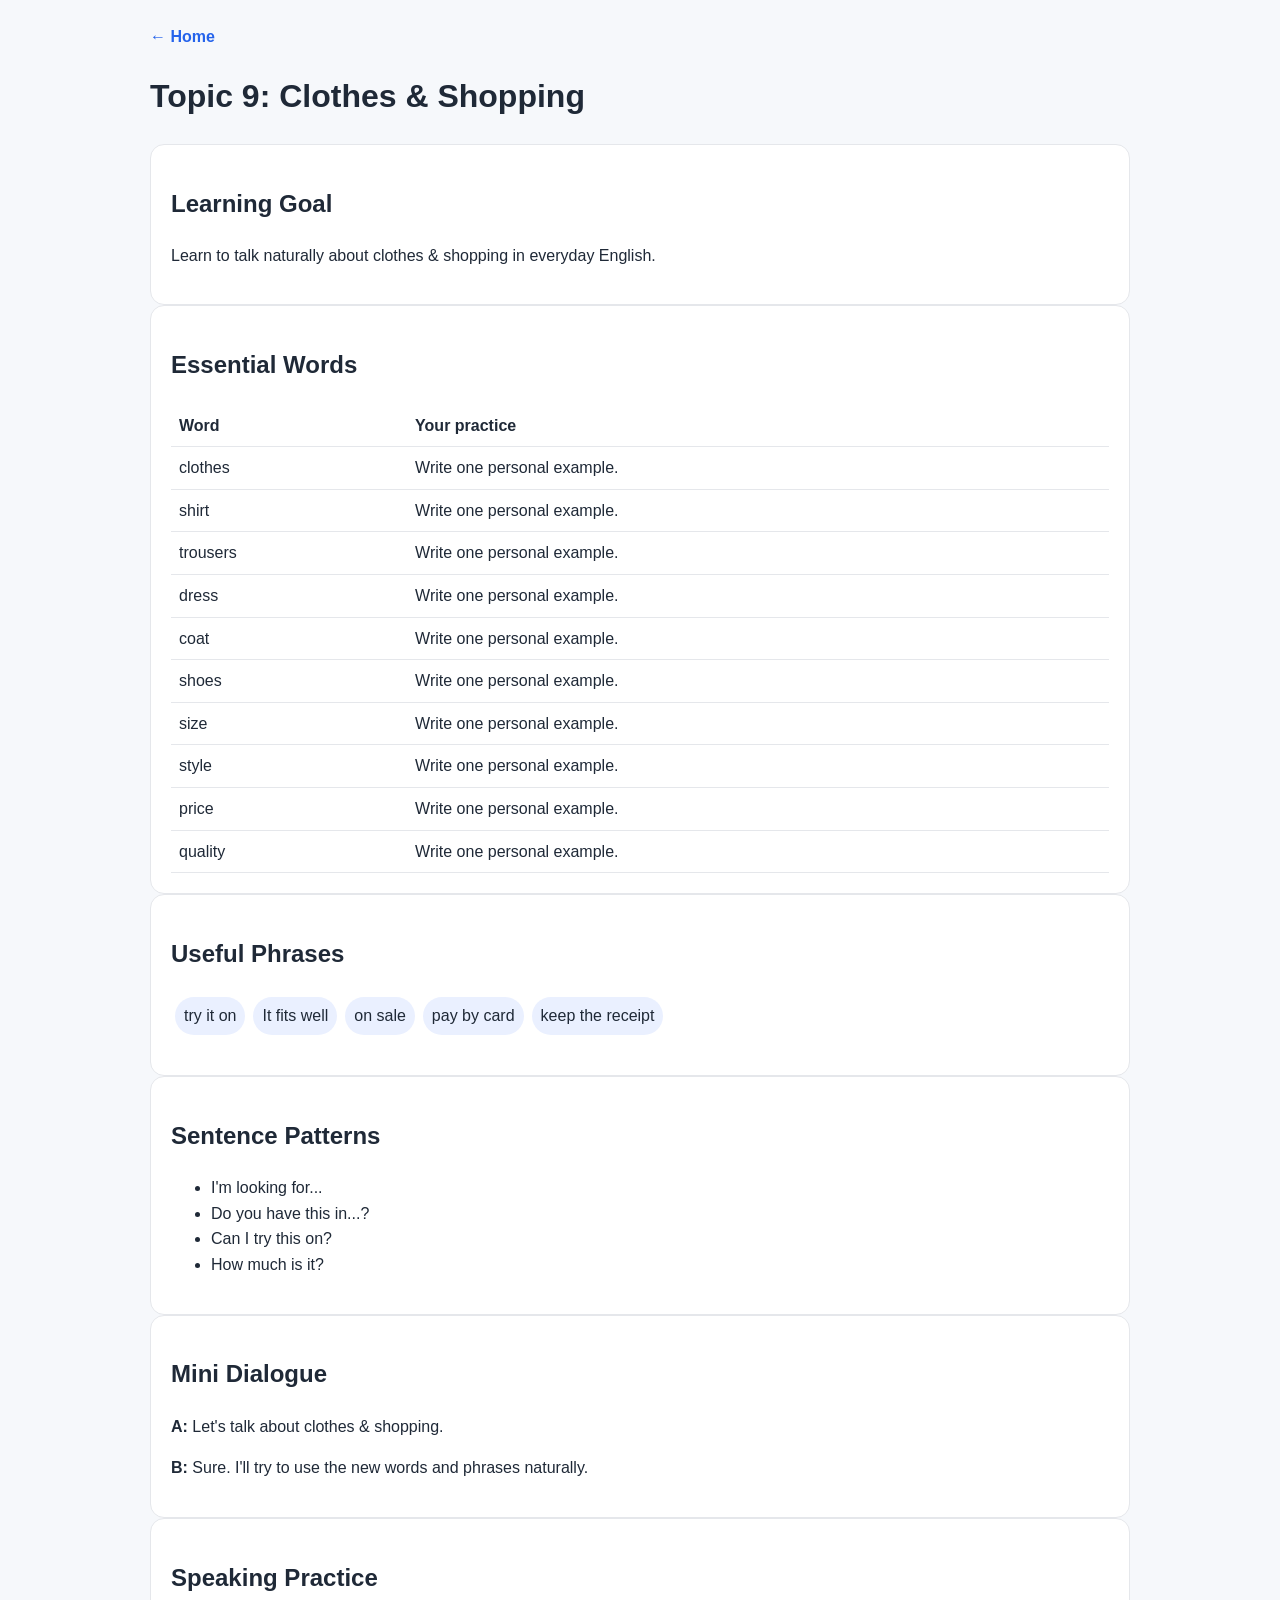
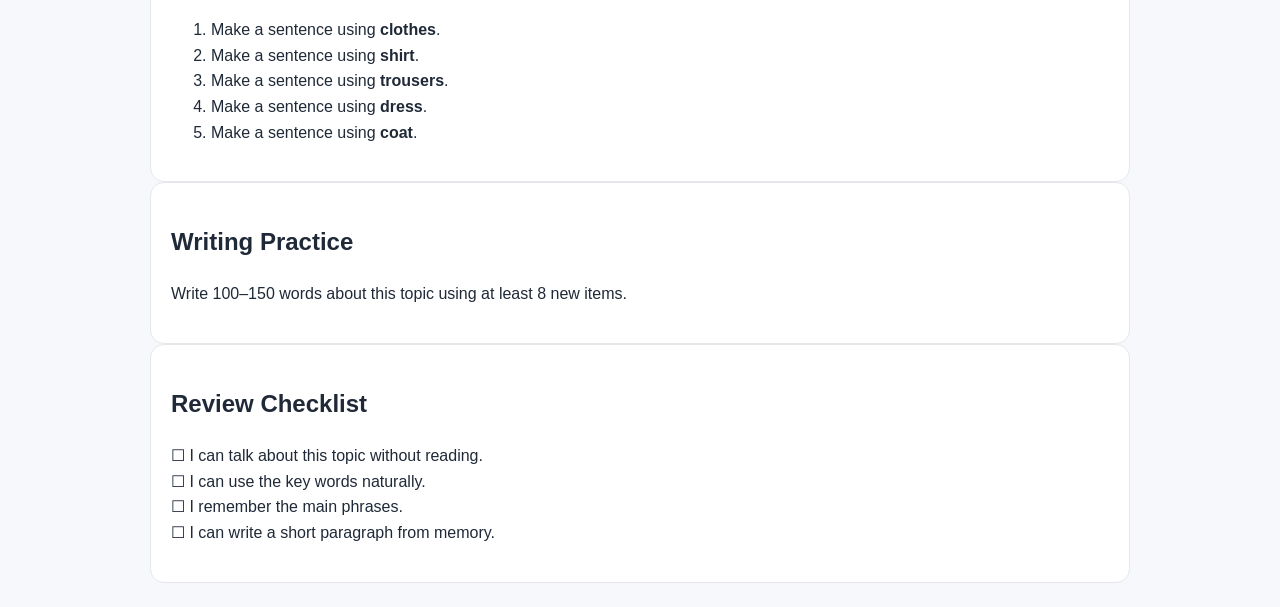
<file: topics/topic9.html>
<!doctype html><html><head><meta charset="utf-8"><meta name="viewport" content="width=device-width,initial-scale=1"><title>Topic 9</title><link rel="stylesheet" href="../style.css"></head><body><main class="wrap"><a class="back" href="../index.html">← Home</a><h1>Topic 9: Clothes &amp; Shopping</h1>
<div class="section"><h2>Learning Goal</h2><p>Learn to talk naturally about clothes &amp; shopping in everyday English.</p></div>
<div class="section"><h2>Essential Words</h2><table><tr><th>Word</th><th>Your practice</th></tr><tr><td>clothes</td><td>Write one personal example.</td></tr><tr><td>shirt</td><td>Write one personal example.</td></tr><tr><td>trousers</td><td>Write one personal example.</td></tr><tr><td>dress</td><td>Write one personal example.</td></tr><tr><td>coat</td><td>Write one personal example.</td></tr><tr><td>shoes</td><td>Write one personal example.</td></tr><tr><td>size</td><td>Write one personal example.</td></tr><tr><td>style</td><td>Write one personal example.</td></tr><tr><td>price</td><td>Write one personal example.</td></tr><tr><td>quality</td><td>Write one personal example.</td></tr></table></div>
<div class="section"><h2>Useful Phrases</h2><p><span class="pill">try it on</span><span class="pill">It fits well</span><span class="pill">on sale</span><span class="pill">pay by card</span><span class="pill">keep the receipt</span></p></div>
<div class="section"><h2>Sentence Patterns</h2><ul><li>I&#x27;m looking for...</li><li>Do you have this in...?</li><li>Can I try this on?</li><li>How much is it?</li></ul></div>
<div class="section"><h2>Mini Dialogue</h2><p><b>A:</b> Let's talk about clothes &amp; shopping.</p><p><b>B:</b> Sure. I'll try to use the new words and phrases naturally.</p></div>
<div class="section"><h2>Speaking Practice</h2><ol><li>Make a sentence using <b>clothes</b>.</li><li>Make a sentence using <b>shirt</b>.</li><li>Make a sentence using <b>trousers</b>.</li><li>Make a sentence using <b>dress</b>.</li><li>Make a sentence using <b>coat</b>.</li></ol></div>
<div class="section"><h2>Writing Practice</h2><p>Write 100–150 words about this topic using at least 8 new items.</p></div>
<div class="section"><h2>Review Checklist</h2><p>☐ I can talk about this topic without reading.<br>☐ I can use the key words naturally.<br>☐ I remember the main phrases.<br>☐ I can write a short paragraph from memory.</p></div>
</main></body></html>
</file>
<file: style.css>
body{font-family:Arial,sans-serif;margin:0;background:#f6f8fb;color:#1f2937;line-height:1.6}.wrap{max-width:980px;margin:auto;padding:24px}.hero{background:#eef4ff;padding:40px 0}.grid{display:grid;grid-template-columns:repeat(2,1fr);gap:16px}.card,.section{background:#fff;border:1px solid #e5e7eb;border-radius:14px;padding:20px}.card{text-decoration:none;color:inherit}.btn,.back{color:#2563eb;font-weight:700;text-decoration:none}.pill{display:inline-block;background:#eaf0ff;padding:6px 9px;border-radius:999px;margin:4px}table{width:100%;border-collapse:collapse}th,td{border-bottom:1px solid #e5e7eb;padding:8px;text-align:left}@media(max-width:700px){.grid{grid-template-columns:1fr}}
</file>
